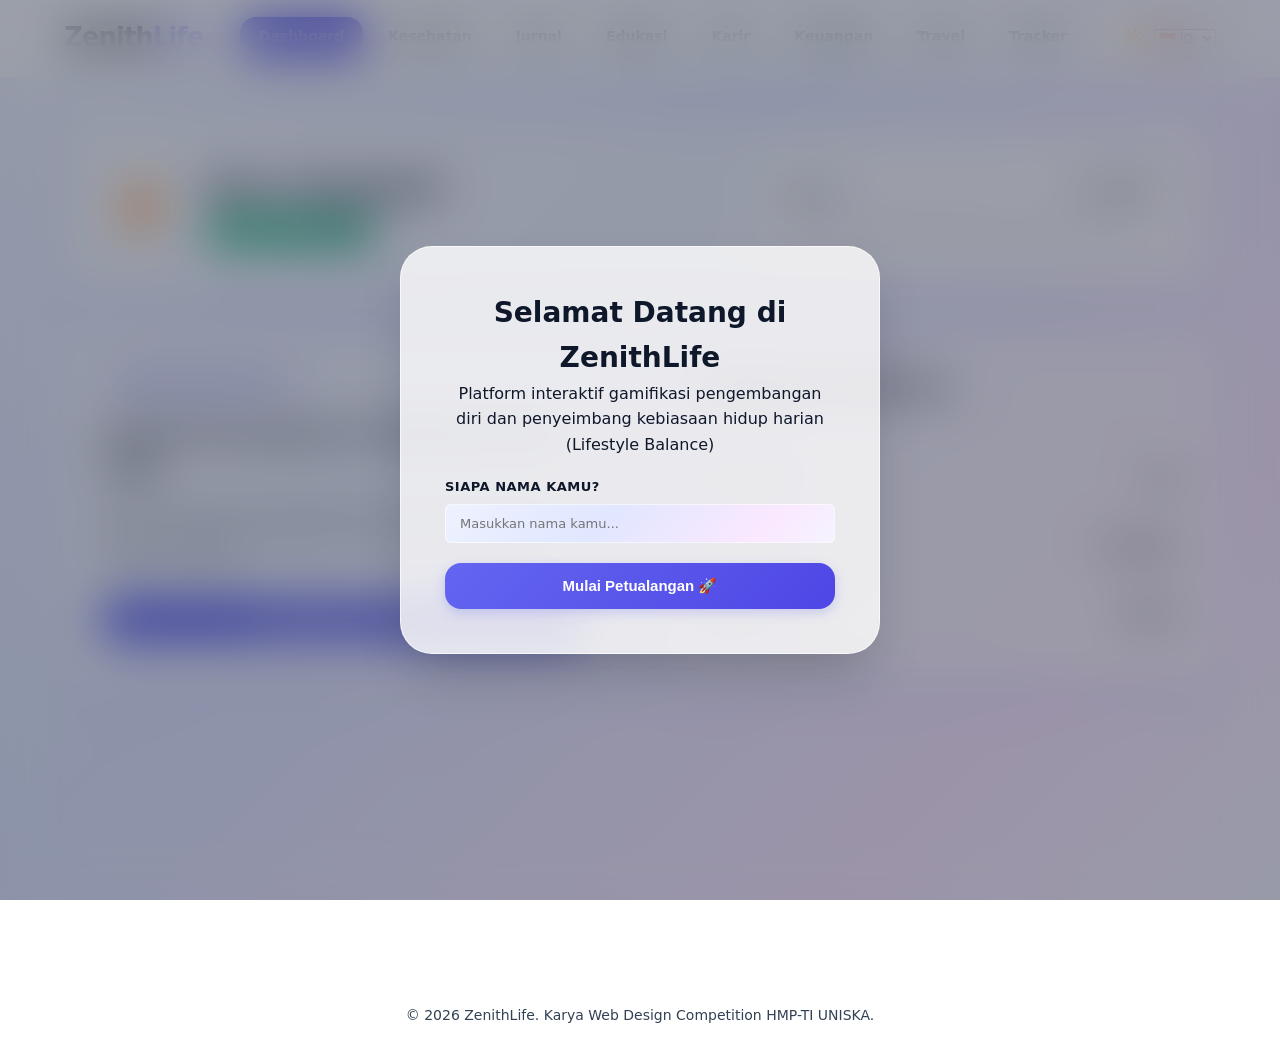
<file: index.html>
<!DOCTYPE html>
<html lang="id">
<head>
    <meta charset="UTF-8">
    <meta name="viewport" content="width=device-width, initial-scale=1.0">
    <title>ZenithLife - Dashboard Ecosystem</title>
    <link rel="stylesheet" href="css/style.css">
</head>
<body>

   <div class="modal-overlay" id="welcomeModal">
        <div class="modal-box">
            <h2>Selamat Datang di <span>ZenithLife</span></h2>
            <p>Platform interaktif gamifikasi pengembangan diri dan penyeimbang kebiasaan hidup harian (Lifestyle Balance)</p>
            
            <div class="form-group modal-spacing-block">
                <label for="inputWelcomeName">Siapa nama kamu?</label>
                <input type="text" id="inputWelcomeName" placeholder="Masukkan nama kamu..." required>
            </div>
            
            <button class="btn-primary" id="btnSaveName" style="width: 100%;">Mulai Petualangan 🚀</button>
        </div>
    </div>

    <nav class="navbar">
        <div class="nav-container" style="position: relative;"> 
            <a href="profil.html" class="nav-logo">Zenith<span>Life</span></a>
    
<ul class="nav-menu" id="navMenu">
                <li class="nav-priority"><a href="index.html" class="nav-link active"><span class="nav-text">Dashboard</span></a></li>
                <li class="nav-priority"><a href="kesehatan.html" class="nav-link"><span class="nav-text">Kesehatan</span></a></li>  
                <li class="nav-priority"><a href="jurnal.html" class="nav-link"><span class="nav-text">Jurnal</span></a></li>
                
                <li class="nav-extra"><a href="edukasi.html" class="nav-link"><span class="nav-text">Edukasi</span></a></li>
                <li class="nav-extra"><a href="karir.html" class="nav-link"><span class="nav-text">Karir</span></a></li>
                <li class="nav-extra"><a href="keuangan.html" class="nav-link"><span class="nav-text">Keuangan</span></a></li>
                <li class="nav-extra"><a href="travel.html" class="nav-link"><span class="nav-text">Travel</span></a></li>
                  <li class="nav-extra"><a href="todo.html" class="nav-link"><span class="nav-text">Tracker</span></a></li>

                <li class="nav-dropdown-trigger">
                    <a href="#" class="nav-link dropdown-toggle">Fitur Lain ▾</a>
                    <ul class="nav-dropdown-menu">
                        <li><a href="jurnal.html">Jurnal</a></li>
                        <li><a href="edukasi.html">Edukasi</a></li>
                        <li><a href="karir.html">Karir</a></li>
                        <li><a href="keuangan.html">Keuangan</a></li>
                        <li><a href="travel.html">Travel</a></li>
                    </ul>
                </li>

                <li class="theme-toggle-li">
                    <button id="themeToggleBtn" title="Ganti Mode">☀️</button>
                    <select id="langSelect" title="Pilih Bahasa">
                        <option value="id" style="color: #0F172A;">🇮🇩 ID</option>
                        <option value="en" style="color: #0F172A;">🇬🇧 EN</option>
                    </select>
                </li>
            </ul>
   <div class="hamburger" id="hamburgerBtn">
    <span class="bar"></span>
    <span class="bar"></span>
    <span class="bar"></span>
</div>
</div>
    </nav>

<main class="main-container">
        
        <section class="dashboard-hero">
            <div class="user-profile-box">
                <a href="profil.html" style="text-decoration: none; color: inherit;">
    <div class="profile-avatar" id="profileAvatarBtn">👤</div>
</a>
                <div class="profile-info">
                    <h2 id="userName">Halo, Penjelajah!</h2>
                    <p id="userStatusBadge">🏆 Pemula Berbakat</p>
                </div>
            </div>
            <div class="xp-card">
                <div class="xp-info">
                    <span>Level <strong id="userLevel">1</strong></span>
                    <span id="xpText">0 / 100 XP</span>
                </div>
                <div class="progress-bar-bg">
                    <div class="progress-bar-fill" id="xpProgress" style="width: 0%;"></div>
                </div>
            </div>
        </section>

        <div class="dashboard-grid">
            <div class="dash-card culture-widget">
                <div class="card-badge" id="missionBadge">Misi Hari Ini</div>
                <h3 id="cultureTitle">Memuat misi harian...</h3>
                <p id="cultureDesc">Detail misi harian kamu sedang disiapkan oleh sistem.</p>
                <div class="culture-action">
                    <button class="btn-primary" id="btnCompleteMission">Selesaikan Misi (+50 XP)</button>
                </div>
            </div>

            <div class="dash-card status-widget">
                <h3>Rangkuman Aktivitas</h3>
                <div class="status-item"><span>Status Hidrasi:</span><strong id="summaryWater">0 ml</strong></div>
                <div class="status-item"><span>Catatan Jurnal:</span><strong id="summaryNotes">0 Catatan</strong></div>
                <div class="status-item"><span>Skor ATS CV:</span><strong id="summaryATS">0% ATS</strong></div>
            </div>
        </div>

    </main>
    <footer class="footer">
        <p>&copy; 2026 ZenithLife. Karya Web Design Competition HMP-TI UNISKA.</p>
    </footer>

    <script src="js/script.js"></script>
</body>
</html>
</file>
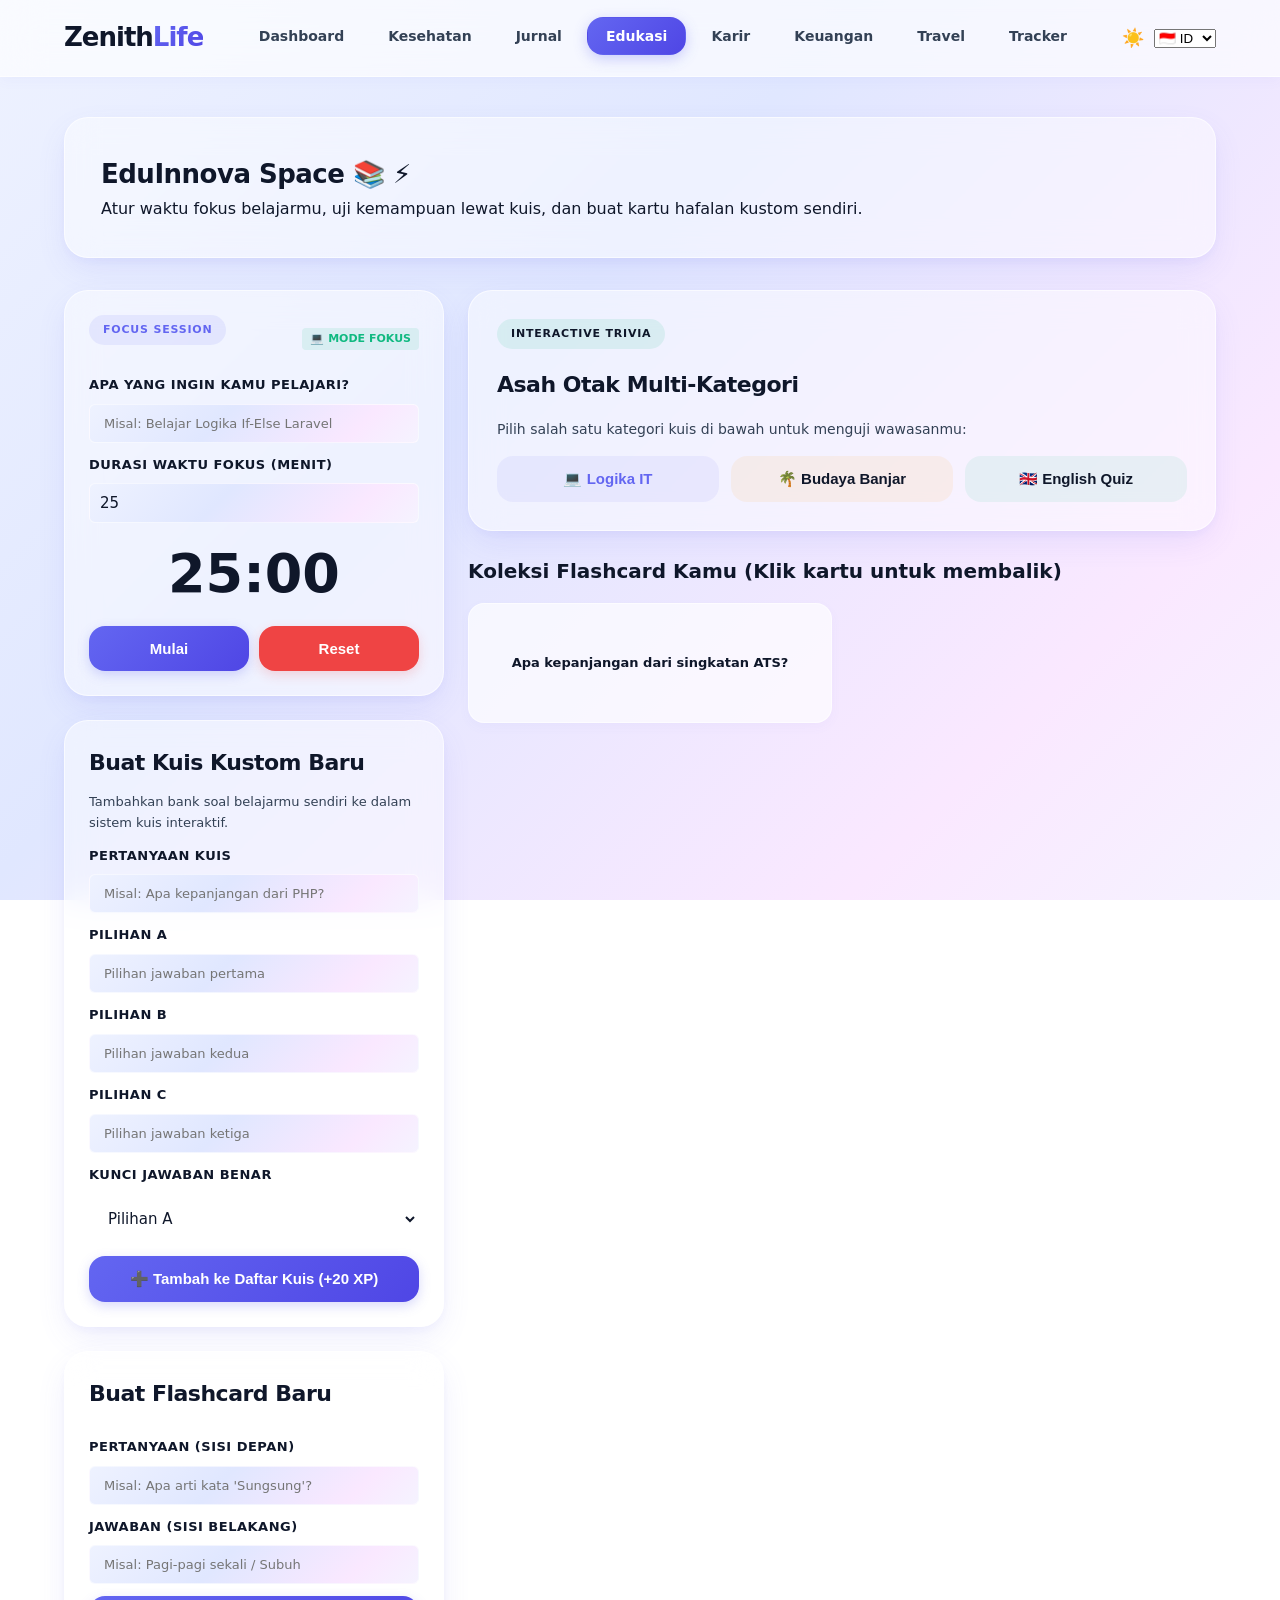
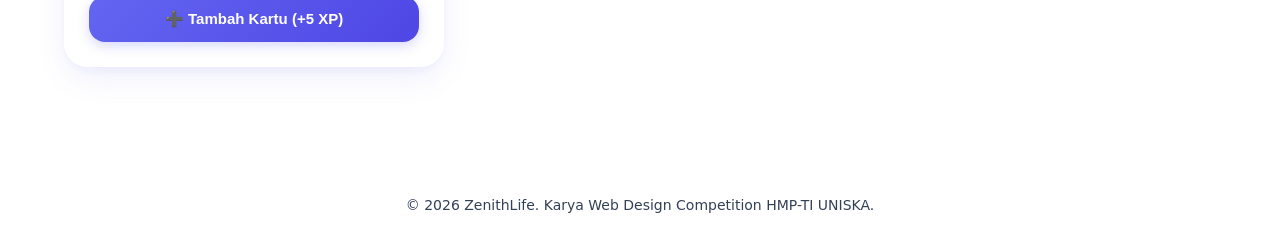
<file: edukasi.html>
<!DOCTYPE html>
<html lang="id">
<head>
    <meta charset="UTF-8">
    <meta name="viewport" content="width=device-width, initial-scale=1.0">
    <title>ZenithLife - EduInnova Space</title>
    <link rel="stylesheet" href="css/style.css">
</head>
<body>

    <nav class="navbar">
        <div class="nav-container">
            <a href="profil.html" class="nav-logo" title="Lihat Karakter Profil">Zenith<span>Life</span></a>
          <ul class="nav-menu" id="navMenu">
               <li class="nav-priority"><a href="index.html" class="nav-link "><span class="nav-text">Dashboard</span></a></li>
                <li class="nav-priority"><a href="kesehatan.html" class="nav-link"><span class="nav-text">Kesehatan</span></a></li>
                <li class="nav-priority"><a href="jurnal.html" class="nav-link"><span class="nav-text">Jurnal</span></a></li>
                
                
                <li class="nav-extra"><a href="edukasi.html" class="nav-link active"><span class="nav-text">Edukasi</span></a></li>
                <li class="nav-extra"><a href="karir.html" class="nav-link"><span class="nav-text">Karir</span></a></li>
                <li class="nav-extra"><a href="keuangan.html" class="nav-link"><span class="nav-text">Keuangan</span></a></li>
                <li class="nav-extra"><a href="travel.html" class="nav-link"><span class="nav-text">Travel</span></a></li>
                <li class="nav-extra"><a href="todo.html" class="nav-link"><span class="nav-text">Tracker</span></a></li>

                <li class="nav-dropdown-trigger">
                    <a href="#" class="nav-link dropdown-toggle">Fitur Lain ▾</a>
                    <ul class="nav-dropdown-menu">
                        <li><a href="edukasi.html">Edukasi</a></li>
                        <li><a href="karir.html">Karir</a></li>
                        <li><a href="keuangan.html">Keuangan</a></li>
                        <li><a href="travel.html">Travel</a></li>
                         <li><a href="todo.html">Tracker</a></li>
                    </ul>
                </li>

                <li class="theme-toggle-li">
                    <button id="themeToggleBtn" title="Ganti Mode">☀️</button>
                    <select id="langSelect" title="Pilih Bahasa">
                        <option value="id" style="color: #0F172A;">🇮🇩 ID</option>
                        <option value="en" style="color: #0F172A;">🇬🇧 EN</option>
                    </select>
                </li>
            </ul>
            <div class="hamburger" id="hamburgerBtn">
                <span class="bar"></span>
                <span class="bar"></span>
                <span class="bar"></span>
            </div>
        </div>
    </nav>

    <main class="main-container">
       <section class="dashboard-hero" style="margin-bottom: 32px;">
    <div class="profile-info">
        <h2>EduInnova Space 📚 ⚡</h2>
        <p>Atur waktu fokus belajarmu, uji kemampuan lewat kuis, dan buat kartu hafalan kustom sendiri.</p>
    </div>
</section>

        <div class="dashboard-grid" style="display: grid; grid-template-columns: 380px 1fr; gap: 24px; align-items: start;">
            
            <div style="display: flex; flex-direction: column; gap: 24px;">
                
                <div class="dash-card" style="min-height: auto; padding: 24px;">
                    <div style="display: flex; justify-content: space-between; align-items: center;">
                        <div class="card-badge" style="background: rgba(99,102,241,0.1); color: var(--primary);">Focus Session</div>
                        <span id="pomoSessionStatus" style="font-size: 11px; font-weight: 800; padding: 2px 8px; border-radius: 4px; background: rgba(16,185,129,0.1); color: #10b981;">💻 MODE FOKUS</span>
                    </div>
                    
                    <div style="width: 100%; margin-top: 12px; text-align: left; display: flex; flex-direction: column; gap: 12px;">
                        <div class="form-group">
                            <label for="pomoTaskInput">Apa yang ingin kamu pelajari?</label>
                            <input type="text" id="pomoTaskInput" placeholder="Misal: Belajar Logika If-Else Laravel" style="width: 100%; padding: 10px; border: 1px solid var(--border-color); border-radius: 6px; background: var(--bg-main); color: var(--text-dark);">
                        </div>
                        <div class="form-group">
                            <label for="pomoMinutesInput">Durasi Waktu Fokus (Menit)</label>
                            <input type="number" id="pomoMinutesInput" value="25" min="1" max="60" style="width: 100%; padding: 10px; border: 1px solid var(--border-color); border-radius: 6px; background: var(--bg-main); color: var(--text-dark);">
                        </div>
                    </div>

                    <h4 id="activeTaskText" style="margin: 14px 0 6px 0; color: var(--primary); text-align: center; display: none; font-size: 14px;">Fokus: <span style="color: var(--text-dark); font-weight: 700;">-</span></h4>
                    
                    <div class="timer-display" id="timerDisplay" style="font-size: 54px; margin: 8px 0; text-align: center; font-weight: 800; color: var(--text-dark);">25:00</div>
                    
                    <div style="display: flex; gap: 10px;">
                        <button class="btn-primary" id="btnStartPomo" style="flex: 1;">Mulai</button>
                        <button class="btn-primary" id="btnResetPomo" style="background: #EF4444; box-shadow: 0 4px 12px rgba(239,68,68,0.2); flex: 1;">Reset</button>
                    </div>
                </div>

                <div class="dash-card" style="min-height: auto; padding: 24px;">
                    <h3>Buat Kuis Kustom Baru</h3>
                    <p style="font-size: 13px; color: var(--text-light); margin-bottom: 12px;">Tambahkan bank soal belajarmu sendiri ke dalam sistem kuis interaktif.</p>
                    
                    <form id="customQuizForm" style="text-align: left; display: flex; flex-direction: column; gap: 12px;">
                        <div class="form-group">
                            <label for="cqQuestion">Pertanyaan Kuis</label>
                            <input type="text" id="cqQuestion" placeholder="Misal: Apa kepanjangan dari PHP?" required style="background: var(--bg-main); color: var(--text-dark); border: 1px solid var(--border-color);">
                        </div>
                        <div class="form-group">
                            <label for="cqOpt0">Pilihan A</label>
                            <input type="text" id="cqOpt0" placeholder="Pilihan jawaban pertama" required style="background: var(--bg-main); color: var(--text-dark); border: 1px solid var(--border-color);">
                        </div>
                        <div class="form-group">
                            <label for="cqOpt1">Pilihan B</label>
                            <input type="text" id="cqOpt1" placeholder="Pilihan jawaban kedua" required style="background: var(--bg-main); color: var(--text-dark); border: 1px solid var(--border-color);">
                        </div>
                        <div class="form-group">
                            <label for="cqOpt2">Pilihan C</label>
                            <input type="text" id="cqOpt2" placeholder="Pilihan jawaban ketiga" required style="background: var(--bg-main); color: var(--text-dark); border: 1px solid var(--border-color);">
                        </div>
                        <div class="form-group">
                            <label for="cqAnswer">Kunci Jawaban Benar</label>
                            <select id="cqAnswer" class="edu-select">
                                <option value="0">Pilihan A</option>
                                <option value="1">Pilihan B</option>
                                <option value="2">Pilihan C</option>
                            </select>
                        </div>
                        <button type="submit" class="btn-primary" style="width: 100%;">➕ Tambah ke Daftar Kuis (+20 XP)</button>
                    </form>
                </div>

                <div class="dash-card" style="min-height: auto; padding: 24px;">
                    <h3>Buat Flashcard Baru</h3>
                    <form id="flashcardForm" style="margin-top: 14px; text-align: left; display: flex; flex-direction: column; gap: 12px;">
                        <div class="form-group">
                            <label for="fcFront">Pertanyaan (Sisi Depan)</label>
                            <input type="text" id="fcFront" placeholder="Misal: Apa arti kata 'Sungsung'?" required style="background: var(--bg-main); color: var(--text-dark); border: 1px solid var(--border-color);">
                        </div>
                        <div class="form-group">
                            <label for="fcBack">Jawaban (Sisi Belakang)</label>
                            <input type="text" id="fcBack" placeholder="Misal: Pagi-pagi sekali / Subuh" required style="background: var(--bg-main); color: var(--text-dark); border: 1px solid var(--border-color);">
                        </div>
                        <button type="submit" class="btn-primary" style="width: 100%;">➕ Tambah Kartu (+5 XP)</button>
                    </form>
                </div>
            </div>

            <div style="display: flex; flex-direction: column; gap: 24px;">
                
                <div class="dash-card" style="min-height: auto; padding: 28px;">
                    <div class="card-badge" style="background: rgba(16,185,129,0.1); color: var(--success);">Interactive Trivia</div>
                    <h3 style="margin-bottom: 6px; color: var(--text-dark);">Asah Otak Multi-Kategori</h3>
                    
                    <div id="quizSelectionZone" style="margin-top: 10px; text-align: left;">
                        <p style="margin-bottom: 16px; color: var(--text-light); font-size: 14px;">Pilih salah satu kategori kuis di bawah untuk menguji wawasanmu:</p>
                        <div style="display: flex; gap: 12px; flex-wrap: wrap;">
                            <button class="btn-primary" onclick="startSelectedQuiz('it')" style="flex: 1; min-width: 120px; background: rgba(99,102,241,0.08); color: var(--primary); box-shadow: none;">💻 Logika IT</button>
                            <button class="btn-primary" onclick="startSelectedQuiz('banjar')" style="flex: 1; min-width: 120px; background: rgba(245,158,11,0.08); color: var(--accent); box-shadow: none;">🌴 Budaya Banjar</button>
                            <button class="btn-primary" onclick="startSelectedQuiz('english')" style="flex: 1; min-width: 120px; background: rgba(16,185,129,0.08); color: var(--success); box-shadow: none;">🇬🇧 English Quiz</button>
                            <button class="btn-primary" id="btnCustomQuizSelect" onclick="startSelectedQuiz('custom')" style="flex: 1; min-width: 120px; background: rgba(168,85,247,0.08); color: #A855F7; box-shadow: none; display: none;">🧠 Kuis Kustom Kamu</button>
                        </div>
                    </div>

                    <div id="quizPlayZone" style="display: none; margin-top: 14px; text-align: left;">
                        <h4 id="quizQuestion" style="font-size: 16px; font-weight: 700; margin-bottom: 16px; color: var(--text-dark);">Pertanyaan kuis?</h4>
                        <div id="quizOptions" style="display: flex; flex-direction: column; gap: 10px;"></div>
                    </div>
                </div>

                <div>
                    <h3 style="margin-bottom: 16px; font-size: 20px; font-weight: 800; text-align: left; color: var(--text-dark);">Koleksi Flashcard Kamu (Klik kartu untuk membalik)</h3>
                    <div class="flashcards-grid" id="flashcardsGrid" style="display: grid; grid-template-columns: repeat(auto-fill, minmax(240px, 1fr)); gap: 20px;">
                        </div>
                </div>
            </div>

        </div>
    </main>

    <footer class="footer">
        <p>&copy; 2026 ZenithLife. Karya Web Design Competition HMP-TI UNISKA.</p>
    </footer>

    <script src="js/script.js"></script>
    <script src="js/edukasi.js"></script>
</body>
</html>
</file>
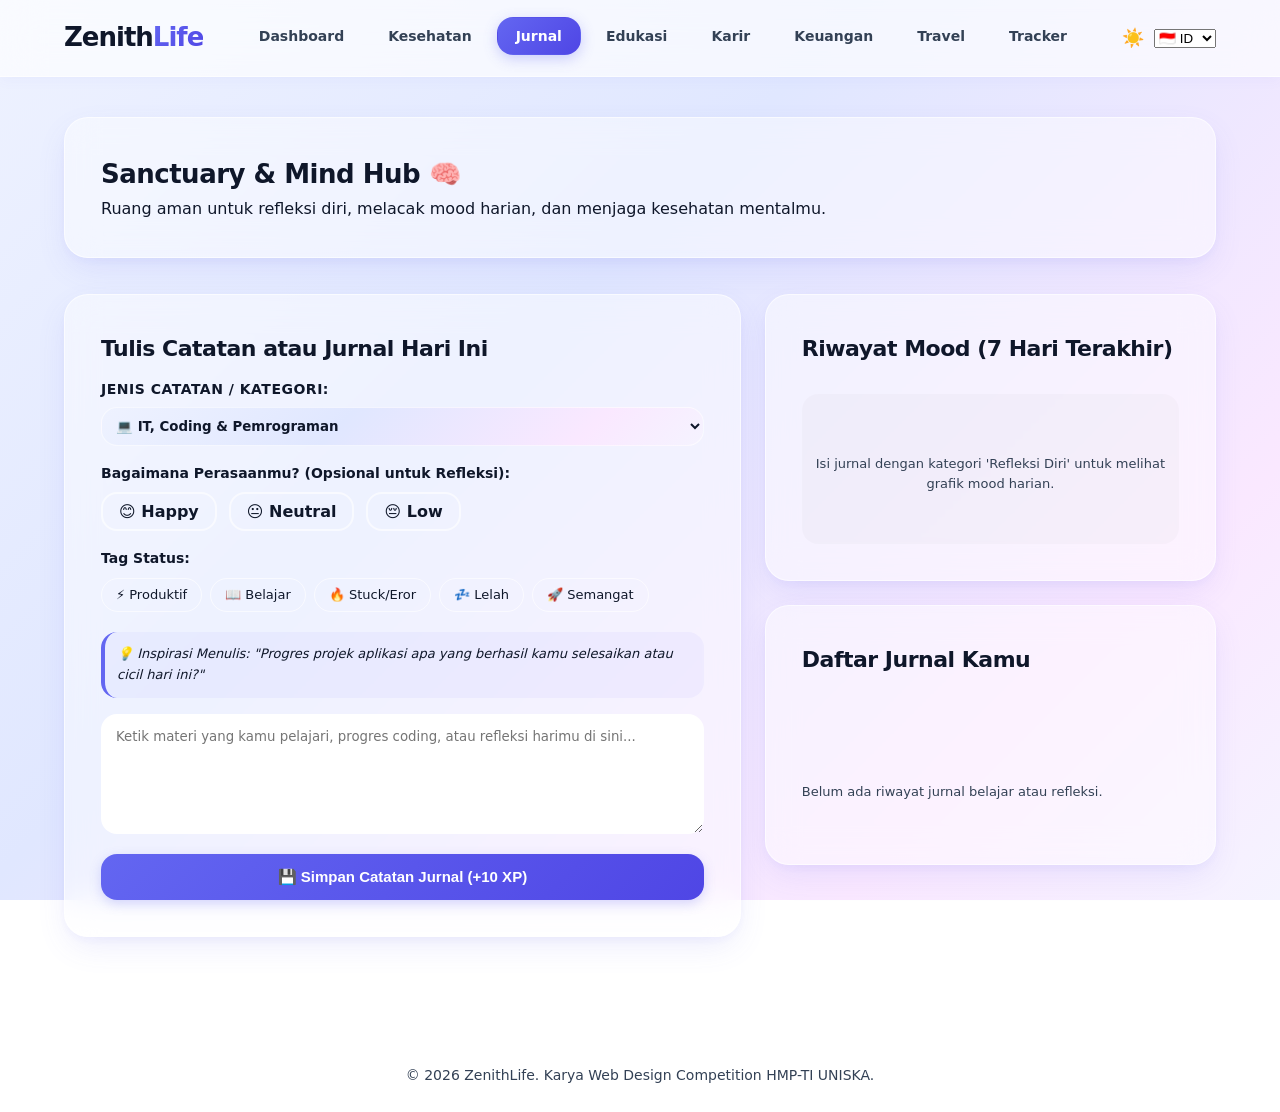
<file: jurnal.html>
<!DOCTYPE html>
<html lang="id">
<head>
    <meta charset="UTF-8">
    <meta name="viewport" content="width=device-width, initial-scale=1.0">
    <title>ZenithLife - Mind Sanctuary</title>
    <link rel="stylesheet" href="css/style.css">
</head>
<body>

    <nav class="navbar">
        <div class="nav-container">
            <a href="profil.html" class="nav-logo">Zenith<span>Life</span></a>
    <ul class="nav-menu" id="navMenu">
                <li class="nav-priority"><a href="index.html" class="nav-link "><span class="nav-text">Dashboard</span></a></li>
                <li class="nav-priority"><a href="kesehatan.html" class="nav-link"><span class="nav-text">Kesehatan</span></a></li>
                <li class="nav-priority"><a href="jurnal.html" class="nav-link active"><span class="nav-text">Jurnal</span></a></li>
                
                
                <li class="nav-extra"><a href="edukasi.html" class="nav-link"><span class="nav-text">Edukasi</span></a></li>
                <li class="nav-extra"><a href="karir.html" class="nav-link"><span class="nav-text">Karir</span></a></li>
                <li class="nav-extra"><a href="keuangan.html" class="nav-link"><span class="nav-text">Keuangan</span></a></li>
                <li class="nav-extra"><a href="travel.html" class="nav-link"><span class="nav-text">Travel</span></a></li>
                <li class="nav-extra"><a href="todo.html" class="nav-link"><span class="nav-text">Tracker</span></a></li>

                <li class="nav-dropdown-trigger">
                    <a href="#" class="nav-link dropdown-toggle">Fitur Lain ▾</a>
                    <ul class="nav-dropdown-menu">
                        <li><a href="edukasi.html">Edukasi</a></li>
                        <li><a href="karir.html">Karir</a></li>
                        <li><a href="keuangan.html">Keuangan</a></li>
                        <li><a href="travel.html">Travel</a></li>
                         <li><a href="todo.html">Tracker</a></li>
                    </ul>
                </li>

                <li class="theme-toggle-li">
                    <button id="themeToggleBtn" title="Ganti Mode">☀️</button>
                    <select id="langSelect" title="Pilih Bahasa">
                        <option value="id" style="color: #0F172A;">🇮🇩 ID</option>
                        <option value="en" style="color: #0F172A;">🇬🇧 EN</option>
                    </select>
                </li>
            </ul>
            <div class="hamburger" id="hamburgerBtn">
                <span class="bar"></span>
                <span class="bar"></span>
                <span class="bar"></span>
            </div>
        </div>
    </nav>

   <main class="main-container">
    <section class="dashboard-hero">
        <div class="profile-info">
            <h2>Sanctuary & Mind Hub 🧠</h2>
            <p>Ruang aman untuk refleksi diri, melacak mood harian, dan menjaga kesehatan mentalmu.</p>
        </div>
    </section>

    <div class="dashboard-grid" style="grid-template-columns: 1.2fr 0.8fr; gap: 24px;">
        
        <div class="dash-card">
    <h3>Tulis Catatan atau Jurnal Hari Ini</h3>
    
    <div class="form-group" style="margin-bottom: 16px; text-align: left;">
        <label for="journalCategory" style="font-weight: 600; font-size: 14px; display: block; margin-bottom: 6px;">Jenis Catatan / Kategori:</label>
        <select id="journalCategory" style="width: 100%; padding: 10px; border: 1px solid var(--border-color); border-radius: var(--radius-md); font-family: inherit; background: var(--bg-main); color: var(--text-dark);">
            <option value="IT & Coding">💻 IT, Coding & Pemrograman</option>
            <option value="Kuliah">📚 Materi Kuliah / Akademik</option>
            <option value="Refleksi Diri">🧠 Refleksi Diri & Mood Check-in</option>
            <option value="Umum">📝 Catatan Umum / Lainnya</option>
        </select>
    </div>

    <label style="font-weight: 600; font-size: 14px;">Bagaimana Perasaanmu? (Opsional untuk Refleksi):</label>
   <div class="mood-selector" style="display: flex; gap: 12px; margin: 8px 0 16px 0;">
    <button type="button" class="mood-btn" data-mood="happy" style="font-size: 16px; background: transparent; border: 2px solid var(--border-color); padding: 8px 16px; border-radius: var(--radius-md); color: var(--text-dark); cursor: pointer; transition: var(--transition); font-family: inherit; font-weight: 600;">😊 Happy</button>
    <button type="button" class="mood-btn" data-mood="neutral" style="font-size: 16px; background: transparent; border: 2px solid var(--border-color); padding: 8px 16px; border-radius: var(--radius-md); color: var(--text-dark); cursor: pointer; transition: var(--transition); font-family: inherit; font-weight: 600;">😐 Neutral</button>
    <button type="button" class="mood-btn" data-mood="sad" style="font-size: 16px; background: transparent; border: 2px solid var(--border-color); padding: 8px 16px; border-radius: var(--radius-md); color: var(--text-dark); cursor: pointer; transition: var(--transition); font-family: inherit; font-weight: 600;">😔 Low</button>
</div>

    <label style="font-weight: 600; font-size: 14px;">Tag Status:</label>
    <div class="emotion-tags" style="display: flex; gap: 8px; flex-wrap: wrap; margin: 8px 0 20px 0;">
        <span class="tag-btn" data-tag="Produktif">⚡ Produktif</span>
        <span class="tag-btn" data-tag="Belajar">📖 Belajar</span>
        <span class="tag-btn" data-tag="Stuck/Eror">🔥 Stuck/Eror</span>
        <span class="tag-btn" data-tag="Lelah">💤 Lelah</span>
        <span class="tag-btn" data-tag="Semangat">🚀 Semangat</span>
    </div>

    <div id="journalPromptBox" style="background: rgba(99, 102, 241, 0.05); border-left: 4px solid var(--primary); padding: 12px; border-radius: var(--radius-md); margin-bottom: 16px; font-style: italic; color: var(--text-dark); font-size: 13px;">
        "Memuat inspirasi menulis..."
    </div>

    <form id="journalForm">
        <div class="form-group">
            <textarea id="journalContent" rows="6" placeholder="Ketik materi yang kamu pelajari, progres coding, atau refleksi harimu di sini..." required style="width: 100%; padding: 14px; border: 1px solid var(--border-color); border-radius: var(--radius-md); font-family: inherit; resize: vertical;"></textarea>
        </div>
        <button type="submit" class="btn-primary" style="margin-top: 12px; width: 100%;">💾 Simpan Catatan Jurnal (+10 XP)</button>
    </form>
</div>

        <div style="display: flex; flex-direction: column; gap: 24px;">
            <div class="dash-card">
                <h3>Riwayat Mood (7 Hari Terakhir)</h3>
                <div id="moodChart" style="display: flex; justify-content: space-between; align-items: flex-end; height: 150px; padding: 20px 10px 10px 10px; background: rgba(0,0,0,0.02); border-radius: var(--radius-md); margin-top: 16px;">
                    </div>
            </div>

            <div class="dash-card">
                <h3>Daftar Jurnal Kamu</h3>
                <div id="journalLogs" style="display: flex; flex-direction: column; gap: 12px; max-height: 250px; overflow-y: auto; margin-top: 12px;">
                    <p style="color: var(--text-light); font-size: 13px;">Belum ada riwayat jurnal.</p>
                </div>
            </div>
        </div>

    </div>
</main>

    <footer class="footer">
        <p>&copy; 2026 ZenithLife. Karya Web Design Competition HMP-TI UNISKA.</p>
    </footer>

    <script src="js/script.js"></script>
    <script src="js/jurnal.js"></script>
</body>
</html>
</file>
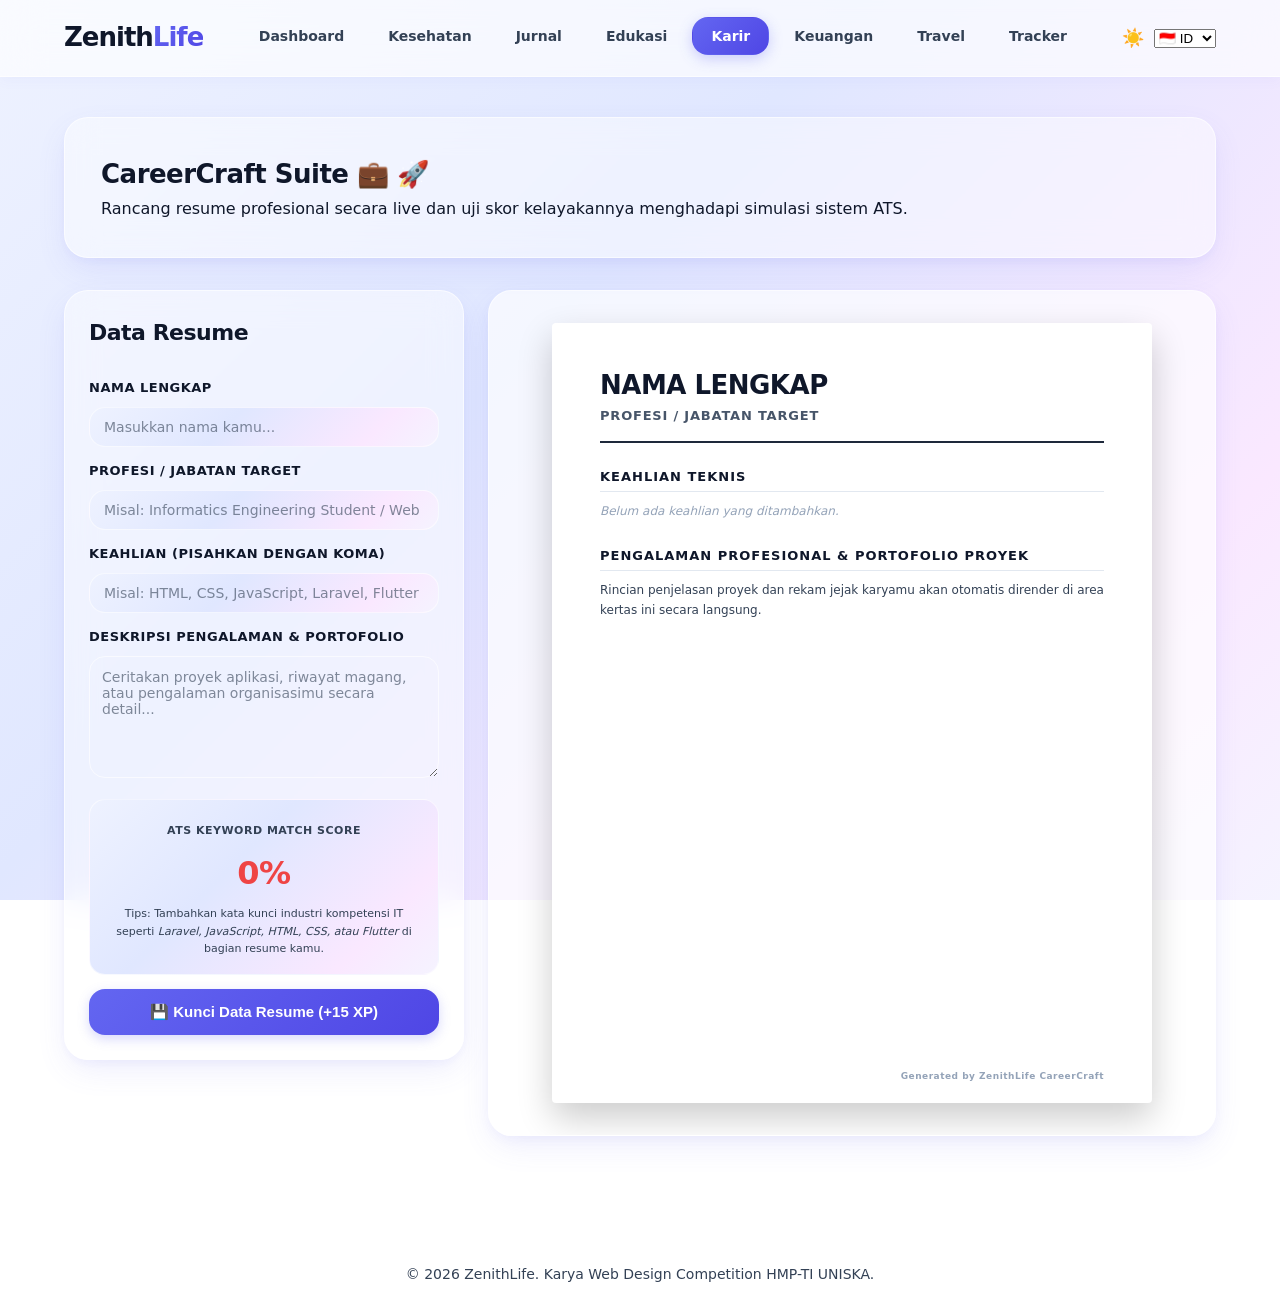
<file: karir.html>
<!DOCTYPE html>
<html lang="id">
<head>
    <meta charset="UTF-8">
    <meta name="viewport" content="width=device-width, initial-scale=1.0">
    <title>ZenithLife - CareerCraft Suite</title>
    <link rel="stylesheet" href="css/style.css">
</head>
<body>

    <nav class="navbar">
        <div class="nav-container">
            <a href="profil.html" class="nav-logo">Zenith<span>Life</span></a>
       <ul class="nav-menu" id="navMenu">
                <li class="nav-priority"><a href="index.html" class="nav-link "><span class="nav-text">Dashboard</span></a></li>
                <li class="nav-priority"><a href="kesehatan.html" class="nav-link"><span class="nav-text">Kesehatan</span></a></li>
                <li class="nav-priority"><a href="jurnal.html" class="nav-link"><span class="nav-text">Jurnal</span></a></li>
                
                
                <li class="nav-extra"><a href="edukasi.html" class="nav-link"><span class="nav-text">Edukasi</span></a></li>
                <li class="nav-extra"><a href="karir.html" class="nav-link active"><span class="nav-text">Karir</span></a></li>
                <li class="nav-extra"><a href="keuangan.html" class="nav-link"><span class="nav-text">Keuangan</span></a></li>
                <li class="nav-extra"><a href="travel.html" class="nav-link"><span class="nav-text">Travel</span></a></li>
                <li class="nav-extra"><a href="todo.html" class="nav-link"><span class="nav-text">Tracker</span></a></li>

                <li class="nav-dropdown-trigger">
                    <a href="#" class="nav-link dropdown-toggle">Fitur Lain ▾</a>
                    <ul class="nav-dropdown-menu">
                        <li><a href="edukasi.html">Edukasi</a></li>
                        <li><a href="karir.html">Karir</a></li>
                        <li><a href="keuangan.html">Keuangan</a></li>
                        <li><a href="travel.html">Travel</a></li>
                         <li><a href="todo.html">Tracker</a></li>
                    </ul>
                </li>
                <li class="theme-toggle-li">
                    <button id="themeToggleBtn" title="Ganti Mode">☀️</button>
                    <select id="langSelect" title="Pilih Bahasa">
                        <option value="id" style="color: #0F172A;">🇮🇩 ID</option>
                        <option value="en" style="color: #0F172A;">🇬🇧 EN</option>
                    </select>
                </li>
            </ul>
            <div class="hamburger" id="hamburgerBtn">
                <span class="bar"></span>
                <span class="bar"></span>
                <span class="bar"></span>
            </div>
        </div>
    </nav>

<main class="main-container">
    <section class="dashboard-hero" style="margin-bottom: 32px;">
    <div class="profile-info">
        <h2>CareerCraft Suite 💼 🚀</h2>
        <p>Rancang resume profesional secara live dan uji skor kelayakannya menghadapi simulasi sistem ATS.</p>
    </div>
</section>

    <div class="dashboard-grid" style="display: grid; grid-template-columns: 400px 1fr; gap: 24px; align-items: start;">
        
        <div class="dash-card" style="min-height: auto; padding: 24px;">
            <h3>Data Resume</h3>
            <div style="margin-top: 16px; display: flex; flex-direction: column; gap: 14px; text-align: left;">
                <div class="form-group">
                    <label for="cvInputName">Nama Lengkap</label>
                    <input type="text" id="cvInputName" placeholder="Masukkan nama kamu...">
                </div>
                <div class="form-group">
                    <label for="cvInputTitle">Profesi / Jabatan Target</label>
                    <input type="text" id="cvInputTitle" placeholder="Misal: Informatics Engineering Student / Web Developer">
                </div>
                <div class="form-group">
                    <label for="cvInputSkills">Keahlian (Pisahkan dengan koma)</label>
                    <input type="text" id="cvInputSkills" placeholder="Misal: HTML, CSS, JavaScript, Laravel, Flutter">
                </div>
                <div class="form-group">
                    <label for="cvInputExperience">Deskripsi Pengalaman & Portofolio</label>
                    <textarea id="cvInputExperience" rows="6" placeholder="Ceritakan proyek aplikasi, riwayat magang, atau pengalaman organisasimu secara detail..."></textarea>
                </div>
                
                <div style="background: var(--bg-main); padding: 16px; border-radius: var(--radius-md); border: 1px solid var(--border-color); text-align: center;">
                    <span style="font-size: 11px; font-weight: 700; color: var(--text-light); text-transform: uppercase; letter-spacing: 0.5px;">ATS Keyword Match Score</span>
                    <h3 id="atsScoreDisplay" style="font-size: 32px; color: #EF4444; margin: 6px 0; font-weight: 800;">0%</h3>
                    <p style="font-size: 11px; margin-bottom: 0; color: var(--text-light);">Tips: Tambahkan kata kunci industri kompetensi IT seperti <em>Laravel, JavaScript, HTML, CSS, atau Flutter</em> di bagian resume kamu.</p>
                </div>

                <button class="btn-primary" id="btnSaveCVData" style="width: 100%;">💾 Kunci Data Resume (+15 XP)</button>
            </div>
        </div>

        <div id="cvPaperWrapper" style="padding: 32px; border-radius: var(--radius-lg); display: flex; justify-content: center; box-shadow: var(--shadow-md); overflow-x: auto;">
            
            <div id="cvPaper" style="background: white; width: 100%; max-width: 600px; min-height: 780px; padding: 48px; color: #1E293B; text-align: left; position: relative; box-shadow: 0 15px 35px rgba(0,0,0,0.2); border-radius: 4px;">
                
                <div style="border-bottom: 2px solid #1E293B; padding-bottom: 14px; margin-bottom: 24px;">
                    <h1 id="cvViewName" style="font-size: 26px; font-weight: 800; text-transform: uppercase; letter-spacing: -0.5px; color: #0F172A; line-height: 1.1;">Nama Lengkap</h1>
                    <p id="cvViewTitle" style="font-size: 13px; color: #475569; font-weight: 700; margin-top: 6px; text-transform: uppercase; letter-spacing: 0.8px;">Profesi / Jabatan Target</p>
                </div>

                <div style="display: flex; flex-direction: column; gap: 24px;">
                    <div>
                        <h3 style="font-size: 13px; text-transform: uppercase; letter-spacing: 1px; border-bottom: 1px solid #E2E8F0; padding-bottom: 4px; margin-bottom: 10px; font-weight: 800; color: #0F172A;">Keahlian Teknis</h3>
                        <div id="cvViewSkills" style="display: flex; flex-wrap: wrap; gap: 8px; font-size: 12px;">
                            <span style="color: #94A3B8; font-style: italic;">Belum ada keahlian yang ditambahkan.</span>
                        </div>
                    </div>

                    <div>
                        <h3 style="font-size: 13px; text-transform: uppercase; letter-spacing: 1px; border-bottom: 1px solid #E2E8F0; padding-bottom: 4px; margin-bottom: 10px; font-weight: 800; color: #0F172A;">Pengalaman Profesional & Portofolio Proyek</h3>
                        <p id="cvViewExperience" style="font-size: 12px; color: #334155; white-space: pre-line; line-height: 1.6;">
                            Rincian penjelasan proyek dan rekam jejak karyamu akan otomatis dirender di area kertas ini secara langsung saat kamu mengetik di form input data sebelah kiri.
                        </p>
                    </div>
                </div>

                <span style="position: absolute; bottom: 20px; right: 48px; font-size: 9px; color: #94A3B8; letter-spacing: 0.5px; font-weight: 600;">Generated by ZenithLife CareerCraft</span>
            </div>

        </div>

    </div>
</main>

    <footer class="footer">
        <p>&copy; 2026 ZenithLife. Karya Web Design Competition HMP-TI UNISKA.</p>
    </footer>

    <script src="js/script.js"></script>
    <script src="js/karir.js"></script>
</body>
</html>
</file>
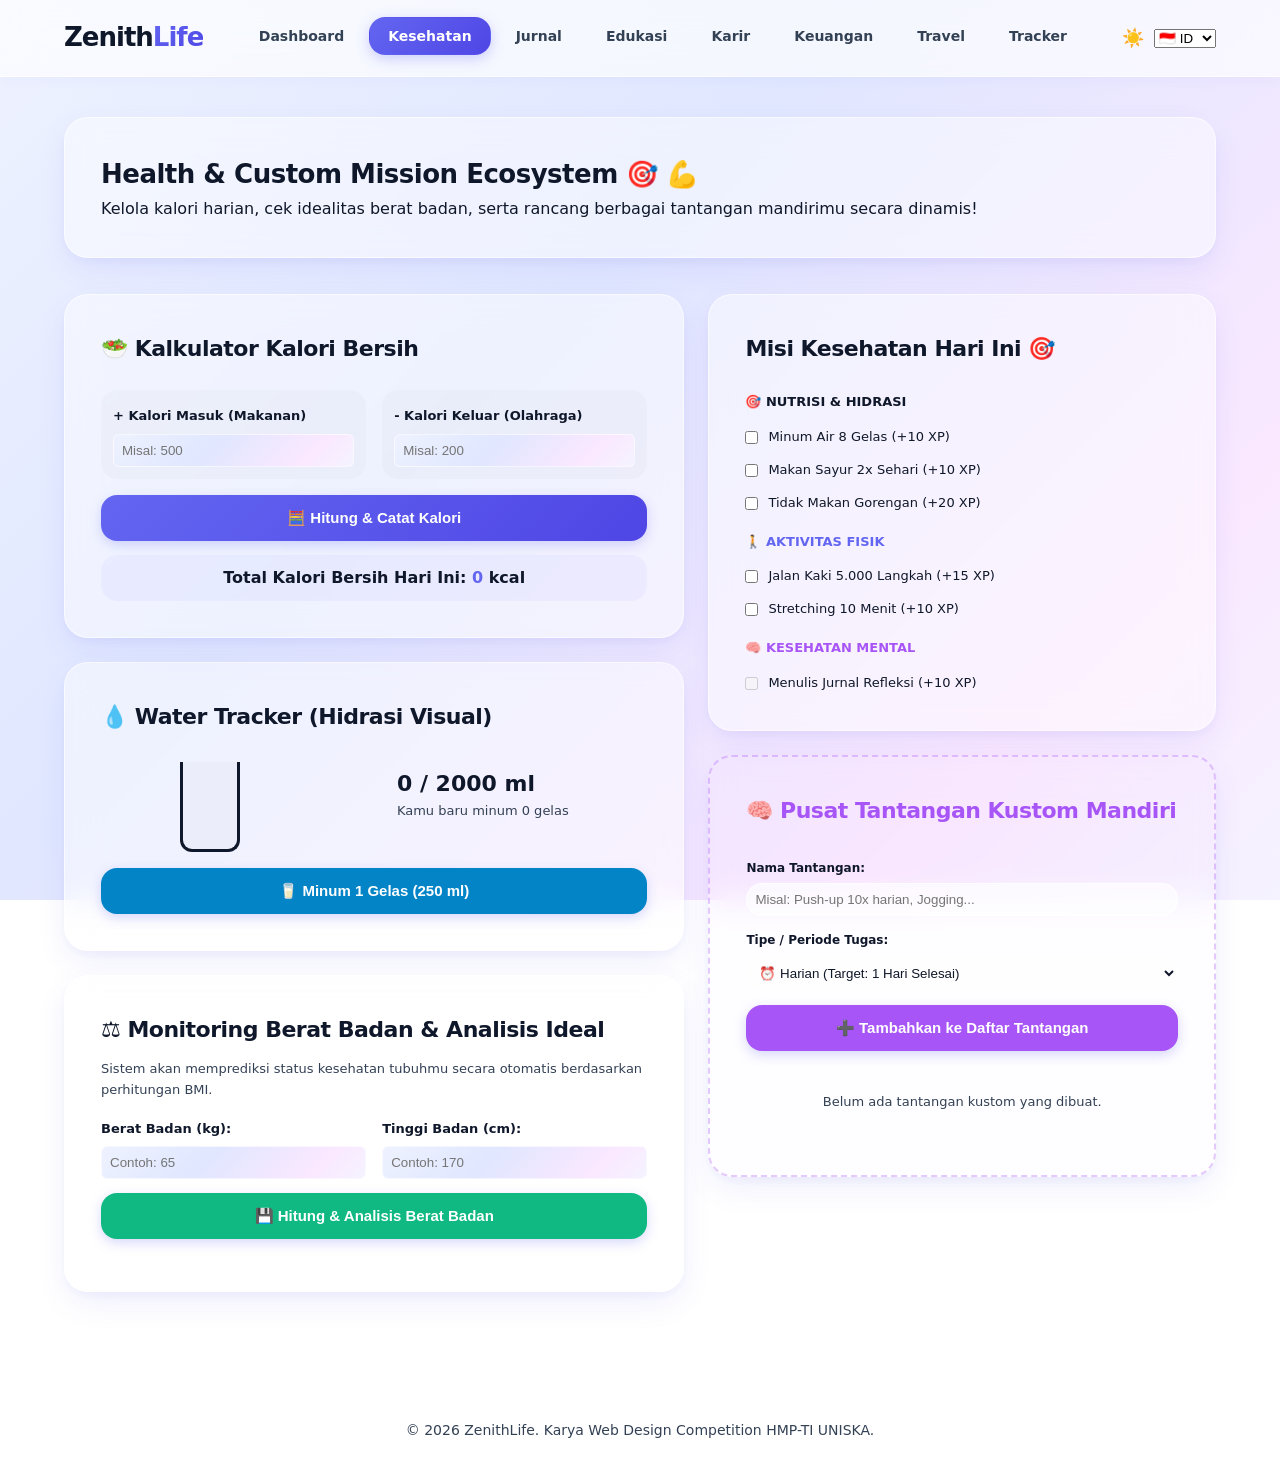
<file: kesehatan.html>
<!DOCTYPE html>
<html lang="id">
<head>
    <meta charset="UTF-8">
    <meta name="viewport" content="width=device-width, initial-scale=1.0">
    <title>ZenithLife - FitLife Hub</title>
    <link rel="stylesheet" href="css/style.css">
</head>
<body>

    <nav class="navbar">
        <div class="nav-container">
            <a href="profil.html" class="nav-logo">Zenith<span>Life</span></a>
      <ul class="nav-menu" id="navMenu">
                <li class="nav-priority"><a href="index.html" class="nav-link"><span class="nav-text">Dashboard</span></a></li>
                <li class="nav-priority"><a href="kesehatan.html" class="nav-link active"><span class="nav-text">Kesehatan</span></a></li>
                
                <li class="nav-priority"><a href="jurnal.html" class="nav-link"><span class="nav-text">Jurnal</span></a></li>
                <li class="nav-extra"><a href="edukasi.html" class="nav-link"><span class="nav-text">Edukasi</span></a></li>
                <li class="nav-extra"><a href="karir.html" class="nav-link"><span class="nav-text">Karir</span></a></li>
                <li class="nav-extra"><a href="keuangan.html" class="nav-link"><span class="nav-text">Keuangan</span></a></li>
                <li class="nav-extra"><a href="travel.html" class="nav-link"><span class="nav-text">Travel</span></a></li>
                <li class="nav-extra"><a href="todo.html" class="nav-link"><span class="nav-text">Tracker</span></a></li>

                <li class="nav-dropdown-trigger">
                    <a href="#" class="nav-link dropdown-toggle">Fitur Lain ▾</a>
                    <ul class="nav-dropdown-menu">
                        <li><a href="jurnal.html">Jurnal</a></li>
                        <li><a href="edukasi.html">Edukasi</a></li>
                        <li><a href="karir.html">Karir</a></li>
                        <li><a href="keuangan.html">Keuangan</a></li>
                        <li><a href="travel.html">Travel</a></li>
                    </ul>
                </li>

                <li class="theme-toggle-li">
                    <button id="themeToggleBtn" title="Ganti Mode">☀️</button>
                    <select id="langSelect" title="Pilih Bahasa">
                        <option value="id" style="color: #0F172A;">🇮🇩 ID</option>
                        <option value="en" style="color: #0F172A;">🇬🇧 EN</option>
                    </select>
                </li>
            </ul>
            <div class="hamburger" id="hamburgerBtn">
                <span class="bar"></span>
                <span class="bar"></span>
                <span class="bar"></span>
            </div>
        </div>
    </nav>

 <main class="main-container">
    <section class="dashboard-hero">
        <div class="profile-info">
            <h2>Health & Custom Mission Ecosystem 🎯 💪</h2>
            <p>Kelola kalori harian, cek idealitas berat badan, serta rancang berbagai tantangan mandirimu secara dinamis!</p>
        </div>
    </section>

    <div class="dashboard-grid" style="display: grid; grid-template-columns: 1.1fr 0.9fr; gap: 24px; align-items: start;">
        
        <div style="display: flex; flex-direction: column; gap: 24px;">
            
            <div class="dash-card">
                <h3>🥗 Kalkulator Kalori Bersih</h3>
                <div style="display: grid; grid-template-columns: 1fr 1fr; gap: 16px; margin-bottom: 16px; margin-top: 12px;">
                    <div style="background: rgba(0,0,0,0.02); padding: 12px; border-radius: var(--radius-md);">
                        <label style="font-weight: 600; font-size: 13px; color: var(--text-dark);">+ Kalori Masuk (Makanan)</label>
                        <input type="number" id="numCalIn" placeholder="Misal: 500" style="width: 100%; padding: 8px; margin-top: 6px; border: 1px solid var(--border-color); border-radius: 6px; background: var(--bg-main); color: var(--text-dark);">
                    </div>
                    <div style="background: rgba(0,0,0,0.02); padding: 12px; border-radius: var(--radius-md);">
                        <label style="font-weight: 600; font-size: 13px; color: var(--text-dark);">- Kalori Keluar (Olahraga)</label>
                        <input type="number" id="numCalOut" placeholder="Misal: 200" style="width: 100%; padding: 8px; margin-top: 6px; border: 1px solid var(--border-color); border-radius: 6px; background: var(--bg-main); color: var(--text-dark);">
                    </div>
                </div>
                <button class="btn-primary" id="btnCountCal" style="width: 100%; margin-bottom: 14px;">🧮 Hitung & Catat Kalori</button>
                <div style="text-align: center; padding: 10px; background: rgba(99, 102, 241, 0.05); border-radius: var(--radius-md); font-weight: 700; color: var(--text-dark);">
                    Total Kalori Bersih Hari Ini: <span id="lblNetCalories" style="color: var(--primary);">0</span> kcal
                </div>
            </div>

            <div class="dash-card">
                <h3>💧 Water Tracker (Hidrasi Visual)</h3>
                <div style="display: flex; align-items: center; justify-content: space-around; margin: 16px 0;">
                    <div id="glassVisual" style="width: 60px; height: 90px; border: 3px solid var(--text-dark); border-top: none; border-radius: 0 0 12px 12px; position: relative; overflow: hidden; background: rgba(0,0,0,0.02);">
                        <div id="waterFluid" style="width: 100%; height: 0%; background: #38bdf8; position: absolute; bottom: 0; transition: height 0.5s ease;"></div>
                    </div>
                    <div style="text-align: left;">
                        <h4 style="font-size: 22px; color: var(--text-dark);" id="lblWaterAmount">0 / 2000 ml</h4>
                        <p style="font-size: 13px; color: var(--text-light);" id="lblGlassCount">Kamu baru minum 0 gelas</p>
                    </div>
                </div>
                <button class="btn-primary" id="btnAddWater" style="width: 100%; background: #0284c7;">🥛 Minum 1 Gelas (250 ml)</button>
            </div>

            <div class="dash-card">
                <h3>⚖️ Monitoring Berat Badan & Analisis Ideal</h3>
                <p style="font-size: 13px; color: var(--text-light); margin-bottom: 14px;">Sistem akan memprediksi status kesehatan tubuhmu secara otomatis berdasarkan perhitungan BMI.</p>
                
                <div style="display: grid; grid-template-columns: 1fr 1fr; gap: 16px; margin-bottom: 14px;">
                    <div>
                        <label style="font-size: 13px; font-weight: 600; color: var(--text-dark);">Berat Badan (kg):</label>
                        <input type="number" id="numWeight" placeholder="Contoh: 65" style="width: 100%; padding: 8px; margin-top: 6px; border: 1px solid var(--border-color); border-radius: 6px; background: var(--bg-main); color: var(--text-dark);">
                    </div>
                    <div>
                        <label style="font-size: 13px; font-weight: 600; color: var(--text-dark);">Tinggi Badan (cm):</label>
                        <input type="number" id="numHeight" placeholder="Contoh: 170" style="width: 100%; padding: 8px; margin-top: 6px; border: 1px solid var(--border-color); border-radius: 6px; background: var(--bg-main); color: var(--text-dark);">
                    </div>
                </div>
                <button class="btn-primary" id="btnSaveWeight" style="width: 100%; background: #10b981; margin-bottom: 16px;">💾 Hitung & Analisis Berat Badan</button>
                
                <div id="bmiResultBox" style="display: none; background: var(--bg-navbar); padding: 14px; border-radius: var(--radius-md); border-left: 4px solid #10b981; text-align: left;">
                    <h4 style="margin-bottom: 6px; color: var(--text-dark);">Status Tubuh: <span id="lblBmiStatus" style="color: #10b981;">-</span></h4>
                    <p id="lblBmiPrediction" style="font-size: 13px; color: var(--text-dark); margin-bottom: 8px; line-height: 1.4;"></p>
                    <p id="lblBmiAdvice" style="font-size: 13px; font-weight: 600; color: var(--primary); line-height: 1.4;"></p>
                </div>
            </div>

        </div>

        <div style="display: flex; flex-direction: column; gap: 24px;">
            
            <div class="dash-card">
                <h3>Misi Kesehatan Hari Ini 🎯</h3>
                <div class="mission-list" style="display: flex; flex-direction: column; gap: 12px; margin-top: 14px; text-align: left;">
                    <h4 style="color: var(--accent); font-size: 13px; margin-bottom: 2px;">🎯 NUTRISI & HIDRASI</h4>
                    <label style="display: flex; align-items: center; gap: 10px; font-size: 13px; color: var(--text-dark); cursor: pointer;"><input type="checkbox" id="chkWater" class="health-checkbox" data-xp="10"> Minum Air 8 Gelas (+10 XP)</label>
                    <label style="display: flex; align-items: center; gap: 10px; font-size: 13px; color: var(--text-dark); cursor: pointer;"><input type="checkbox" id="chkVeggie" class="health-checkbox" data-xp="10"> Makan Sayur 2x Sehari (+10 XP)</label>
                    <label style="display: flex; align-items: center; gap: 10px; font-size: 13px; color: var(--text-dark); cursor: pointer;"><input type="checkbox" id="chkNoFry" class="health-checkbox" data-xp="20"> Tidak Makan Gorengan (+20 XP)</label>

                    <h4 style="color: var(--primary); font-size: 13px; margin-top: 6px; margin-bottom: 2px;">🚶 AKTIVITAS FISIK</h4>
                    <label style="display: flex; align-items: center; gap: 10px; font-size: 13px; color: var(--text-dark); cursor: pointer;"><input type="checkbox" id="chkSteps" class="health-checkbox" data-xp="15"> Jalan Kaki 5.000 Langkah (+15 XP)</label>
                    <label style="display: flex; align-items: center; gap: 10px; font-size: 13px; color: var(--text-dark); cursor: pointer;"><input type="checkbox" id="chkStretch" class="health-checkbox" data-xp="10"> Stretching 10 Menit (+10 XP)</label>

                    <h4 style="color: #A855F7; font-size: 13px; margin-top: 6px; margin-bottom: 2px;">🧠 KESEHATAN MENTAL</h4>
                    <label style="display: flex; align-items: center; gap: 10px; font-size: 13px; color: var(--text-dark);"><input type="checkbox" id="chkJournalMission" disabled style="cursor:not-allowed;"> Menulis Jurnal Refleksi (+10 XP)</label>
                </div>
            </div>

            <div class="dash-card" style="border: 2px dashed rgba(168, 85, 247, 0.3); background: rgba(168, 85, 247, 0.01);">
                <h3 style="color: #A855F7;">🧠 Pusat Tantangan Kustom Mandiri</h3>
                
                <div style="margin-top: 14px; display: flex; flex-direction: column; gap: 10px; text-align: left;">
                    <div>
                        <label style="font-size: 12px; font-weight: 600; color: var(--text-dark);">Nama Tantangan:</label>
                        <input type="text" id="txtCustomChallenge" placeholder="Misal: Push-up 10x harian, Jogging..." style="width: 100%; padding: 8px; border: 1px solid var(--border-color); border-radius: var(--radius-md); background: var(--bg-navbar); color: var(--text-dark); margin-top: 4px;">
                    </div>
                    <div>
                        <label style="font-size: 12px; font-weight: 600; color: var(--text-dark);">Tipe / Periode Tugas:</label>
                        <select id="selChallengeType" style="width: 100%; padding: 8px; border: 1px solid var(--border-color); border-radius: var(--radius-md); background: var(--bg-navbar); color: var(--text-dark); margin-top: 4px;">
                            <option value="Harian">⏰ Harian (Target: 1 Hari Selesai)</option>
                            <option value="Mingguan">📆 Mingguan (Target: Komitmen 5 Hari)</option>
                            <option value="Bulanan">🏆 Bulanan (Target: Konsisten 4 Minggu)</option>
                        </select>
                    </div>
                    <button class="btn-primary" id="btnSaveChallenge" style="background: #A855F7; width: 100%; margin-top: 4px;">➕ Tambahkan ke Daftar Tantangan</button>
                </div>

                <hr style="border: none; border-top: 1px dashed var(--border-color); margin: 20px 0;">

                <div id="customChallengesContainer" style="display: flex; flex-direction: column; gap: 14px; text-align: left;">
                    </div>
            </div>

        </div>
    </div>
</main>

    <footer class="footer">
        <p>&copy; 2026 ZenithLife. Karya Web Design Competition HMP-TI UNISKA.</p>
    </footer>

    <script src="js/script.js"></script>
    <script src="js/kesehatan.js"></script>
</body>
</html>
</file>
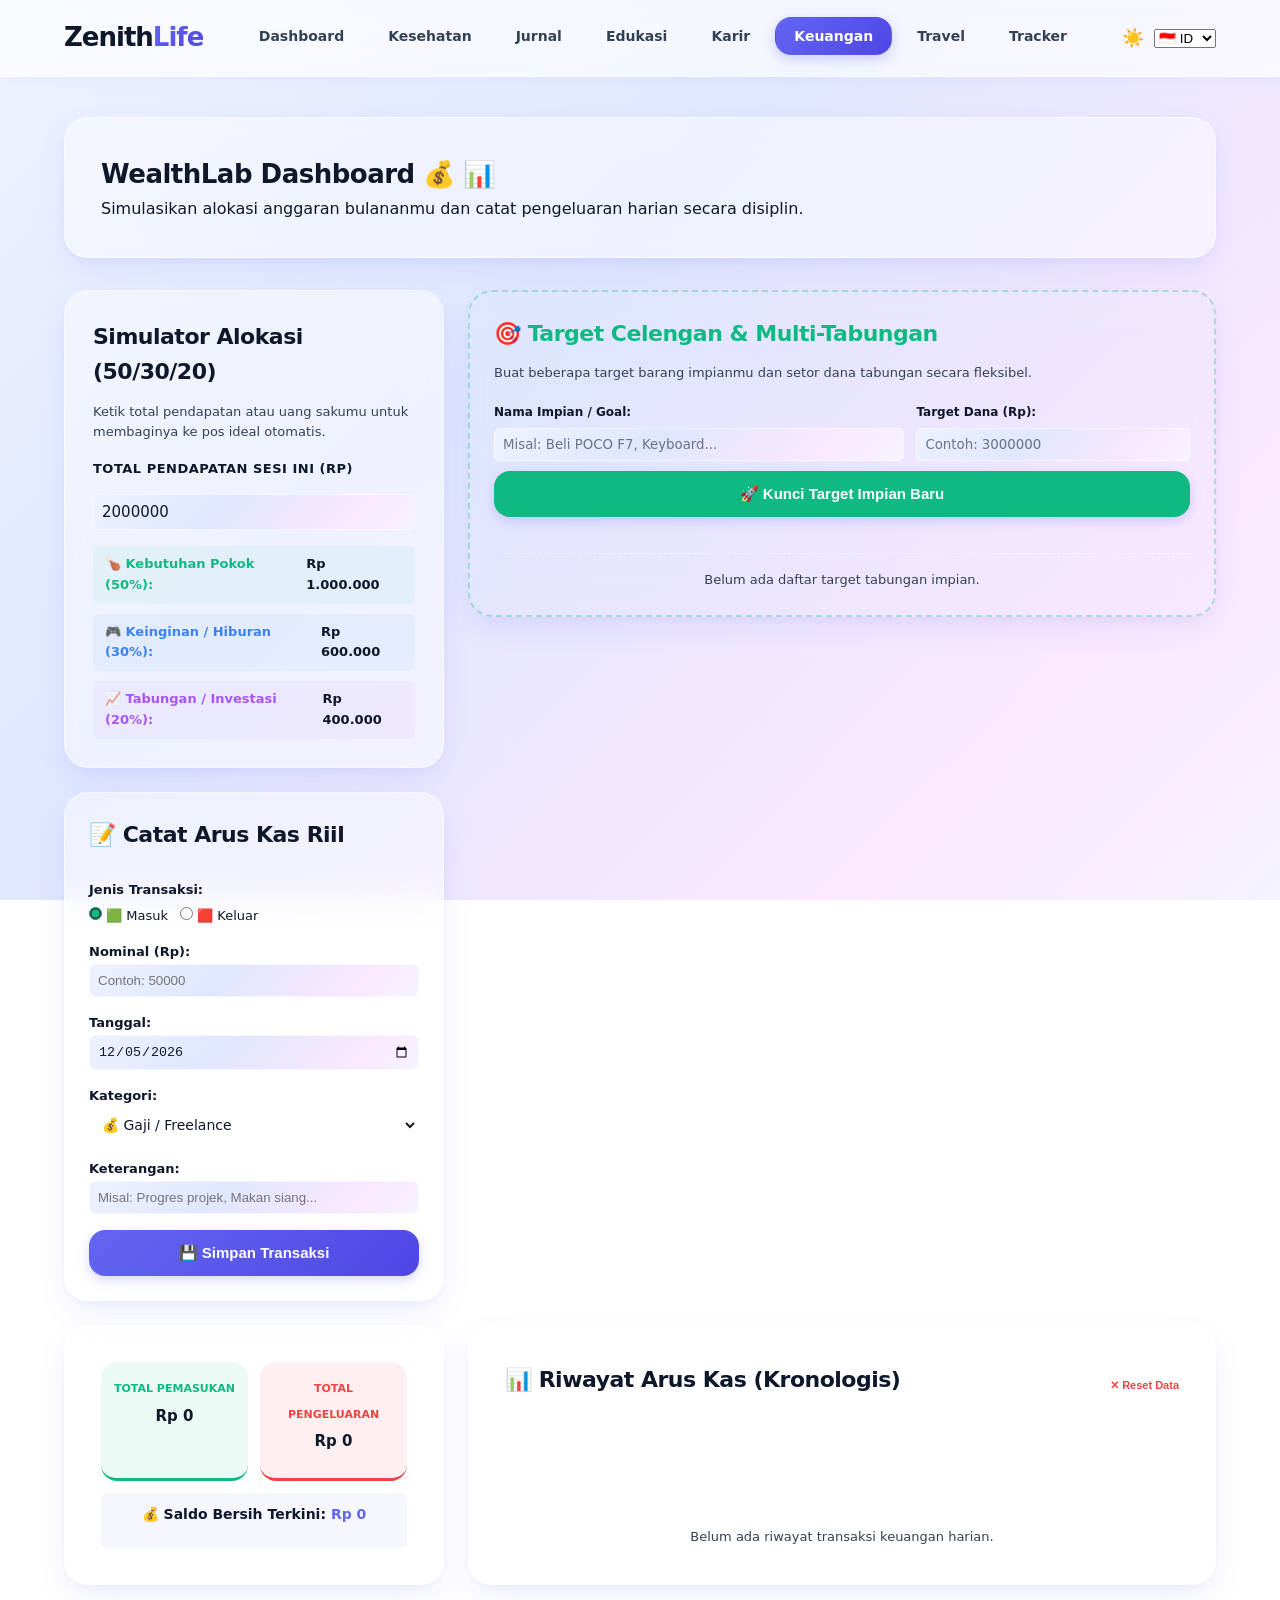
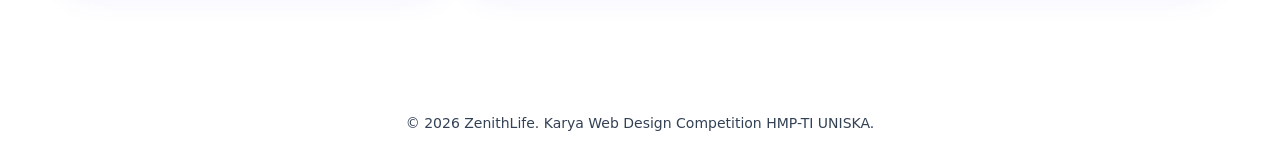
<file: keuangan.html>
<!DOCTYPE html>
<html lang="id">
<head>
    <meta charset="UTF-8">
    <meta name="viewport" content="width=device-width, initial-scale=1.0">
    <title>ZenithLife - WealthLab Dashboard</title>
    <link rel="stylesheet" href="css/style.css">
</head>
<body>

    <nav class="navbar">
        <div class="nav-container">
            <a href="profil.html" class="nav-logo">Zenith<span>Life</span></a>
       <ul class="nav-menu" id="navMenu">
               <li class="nav-priority"><a href="index.html" class="nav-link "><span class="nav-text">Dashboard</span></a></li>
                <li class="nav-priority"><a href="kesehatan.html" class="nav-link"><span class="nav-text">Kesehatan</span></a></li>
                <li class="nav-priority"><a href="jurnal.html" class="nav-link"><span class="nav-text">Jurnal</span></a></li>
                
                
                <li class="nav-extra"><a href="edukasi.html" class="nav-link"><span class="nav-text">Edukasi</span></a></li>
                <li class="nav-extra"><a href="karir.html" class="nav-link"><span class="nav-text">Karir</span></a></li>
                <li class="nav-extra"><a href="keuangan.html" class="nav-link active"><span class="nav-text">Keuangan</span></a></li>
                <li class="nav-extra"><a href="travel.html" class="nav-link"><span class="nav-text">Travel</span></a></li>
                <li class="nav-extra"><a href="todo.html" class="nav-link"><span class="nav-text">Tracker</span></a></li>

                <li class="nav-dropdown-trigger">
                    <a href="#" class="nav-link dropdown-toggle">Fitur Lain ▾</a>
                    <ul class="nav-dropdown-menu">
                        <li><a href="edukasi.html">Edukasi</a></li>
                        <li><a href="karir.html">Karir</a></li>
                        <li><a href="keuangan.html">Keuangan</a></li>
                        <li><a href="travel.html">Travel</a></li>
                         <li><a href="todo.html">Tracker</a></li>
                    </ul>
                </li>

                <li class="theme-toggle-li">
                    <button id="themeToggleBtn" title="Ganti Mode">☀️</button>
                    <select id="langSelect" title="Pilih Bahasa">
                        <option value="id" style="color: #0F172A;">🇮🇩 ID</option>
                        <option value="en" style="color: #0F172A;">🇬🇧 EN</option>
                    </select>
                </li>
            </ul>
            <div class="hamburger" id="hamburgerBtn">
                <span class="bar"></span>
                <span class="bar"></span>
                <span class="bar"></span>
            </div>
        </div>
    </nav>
<main class="main-container">
    <section class="dashboard-hero" style="margin-bottom: 32px;">
    <div class="profile-info">
        <h2>WealthLab Dashboard 💰 📊</h2>
        <p>Simulasikan alokasi anggaran bulananmu dan catat pengeluaran harian secara disiplin.</p>
    </div>
</section>

    <div class="dashboard-grid" style="display: grid; grid-template-columns: 380px 1fr; gap: 24px; align-items: start;">
        
        <div style="display: flex; flex-direction: column; gap: 24px;">
            
            <div class="dash-card" style="min-height: auto; padding: 28px;">
                <h3>Simulator Alokasi (50/30/20)</h3>
                <p style="font-size: 13px; margin-bottom: 16px; color: var(--text-light);">Ketik total pendapatan atau uang sakumu untuk membaginya ke pos ideal otomatis.</p>
                
                <div class="form-group" style="text-align: left; margin-bottom: 16px;">
                    <label for="inputIncome" style="font-size: 13px; font-weight: 600; color: var(--text-dark);">Total Pendapatan Sesi Ini (Rp)</label>
                    <input type="number" id="inputIncome" value="2000000" min="0" step="50000" style="width: 100%; padding: 8px; margin-top: 6px; border: 1px solid var(--border-color); border-radius: 6px; background: var(--bg-main); color: var(--text-dark);">
                </div>

                <div style="display: flex; flex-direction: column; gap: 10px; text-align: left; font-size: 13px;">
                    <div style="background: rgba(16, 185, 129, 0.06); padding: 8px 12px; border-radius: 6px; display: flex; justify-content: space-between;">
                        <span style="font-weight: 600; color: #10b981;">🍗 Kebutuhan Pokok (50%):</span>
                        <strong id="lblSimNeeds" style="color: var(--text-dark);">Rp 1.000.000</strong>
                    </div>
                    <div style="background: rgba(59, 130, 246, 0.06); padding: 8px 12px; border-radius: 6px; display: flex; justify-content: space-between;">
                        <span style="font-weight: 600; color: #3b82f6;">🎮 Keinginan / Hiburan (30%):</span>
                        <strong id="lblSimWants" style="color: var(--text-dark);">Rp 600.000</strong>
                    </div>
                    <div style="background: rgba(168, 85, 247, 0.06); padding: 8px 12px; border-radius: 6px; display: flex; justify-content: space-between;">
                        <span style="font-weight: 600; color: #a855f7;">📈 Tabungan / Investasi (20%):</span>
                        <strong id="lblSimSavings" style="color: var(--text-dark);">Rp 400.000</strong>
                    </div>
                </div>
            </div>

            <div class="dash-card" style="padding: 24px;">
                <h3>📝 Catat Arus Kas Riil</h3>
                <div style="display: flex; flex-direction: column; gap: 12px; text-align: left; margin-top: 12px;">
                    <div>
                        <label style="font-size: 13px; font-weight: 600; color: var(--text-dark);">Jenis Transaksi:</label>
                        <div style="display: flex; gap: 12px; margin-top: 4px;">
                            <label style="font-size: 13px; color: var(--text-dark); cursor: pointer;"><input type="radio" name="radType" value="pemasukan" checked style="accent-color: #10b981;"> 🟩 Masuk</label>
                            <label style="font-size: 13px; color: var(--text-dark); cursor: pointer;"><input type="radio" name="radType" value="pengeluaran" style="accent-color: #ef4444;"> 🟥 Keluar</label>
                        </div>
                    </div>
                    <div>
                        <label style="font-size: 13px; font-weight: 600; color: var(--text-dark);">Nominal (Rp):</label>
                        <input type="number" id="numAmount" placeholder="Contoh: 50000" style="width: 100%; padding: 8px; border: 1px solid var(--border-color); border-radius: 6px; background: var(--bg-main); color: var(--text-dark);">
                    </div>
                    <div>
                        <label style="font-size: 13px; font-weight: 600; color: var(--text-dark);">Tanggal:</label>
                        <input type="date" id="dateTransaction" style="width: 100%; padding: 8px; border: 1px solid var(--border-color); border-radius: 6px; background: var(--bg-main); color: var(--text-dark);">
                    </div>
                    <div>
                        <label style="font-size: 13px; font-weight: 600; color: var(--text-dark);">Kategori:</label>
                        <select id="selCategory">
    <option value="Gaji / Freelance">💰 Gaji / Freelance</option>
    <option value="Makanan & Minuman">🍔 Makanan & Minuman</option>
    <option value="Edukasi & Kuliah">📚 Edukasi & Kuliah</option>
    <option value="Kebutuhan Kost">🏠 Kebutuhan Kost</option>
    <option value="Hiburan / Game">🎮 Hiburan / Game</option>
    <option value="custom">✏️ Kustom Kategori Sendiri...</option>
</select>
                    </div>
                    <div id="customCategoryWrapper" style="display: none; background: rgba(168, 85, 247, 0.05); padding: 8px; border-radius: 6px; border-left: 3px solid var(--primary);">
                        <input type="text" id="txtCustomCategory" placeholder="Ketik nama kategori baru..." style="width: 100%; padding: 6px; border: 1px solid var(--border-color); border-radius: 6px; background: var(--bg-main); color: var(--text-dark);">
                    </div>
                    <div>
                        <label style="font-size: 13px; font-weight: 600; color: var(--text-dark);">Keterangan:</label>
                        <input type="text" id="txtNotes" placeholder="Misal: Progres projek, Makan siang..." style="width: 100%; padding: 8px; border: 1px solid var(--border-color); border-radius: 6px; background: var(--bg-main); color: var(--text-dark);">
                    </div>
                    <button class="btn-primary" id="btnSaveTransaction" style="width: 100%; margin-top: 4px;">💾 Simpan Transaksi</button>
                </div>
            </div>

        </div>

        <div style="display: flex; flex-direction: column; gap: 24px;">
            
<div class="dash-card" style="border: 2px dashed rgba(16, 185, 129, 0.3); background: rgba(16, 185, 129, 0.01); padding: 24px;">
                <h3 style="color: #10b981;">🎯 Target Celengan & Multi-Tabungan</h3>
                <p style="font-size: 13px; color: var(--text-light); margin-bottom: 14px;">Buat beberapa target barang impianmu dan setor dana tabungan secara fleksibel.</p>
                
                <div style="display: flex; flex-direction: column; gap: 10px; text-align: left; margin-bottom: 20px;">
                    <div style="display: grid; grid-template-columns: 1.2fr 0.8fr; gap: 12px;">
                        <div>
                            <label style="font-size: 12px; font-weight: 600; color: var(--text-dark);">Nama Impian / Goal:</label>
                            <input type="text" id="txtSavingGoalName" placeholder="Misal: Beli POCO F7, Keyboard..." style="width: 100%; padding: 8px; margin-top: 4px; border: 1px solid var(--border-color); border-radius: 6px; background: var(--bg-main); color: var(--text-dark); font-family: inherit;">
                        </div>
                        <div>
                            <label style="font-size: 12px; font-weight: 600; color: var(--text-dark);">Target Dana (Rp):</label>
                            <input type="number" id="numSavingGoalTarget" placeholder="Contoh: 3000000" style="width: 100%; padding: 8px; margin-top: 4px; border: 1px solid var(--border-color); border-radius: 6px; background: var(--bg-main); color: var(--text-dark); font-family: inherit;">
                        </div>
                    </div>
                    <button class="btn-primary" id="btnSaveSavingGoal" style="background: #10b981; width: 100%;">🚀 Kunci Target Impian Baru</button>
                </div>

                <hr style="border: none; border-top: 1px dashed var(--border-color); margin: 16px 0;">

                <div id="multiSavingsContainer" style="display: flex; flex-direction: column; gap: 14px; text-align: left;">
                    </div>
            </div>

                <div id="savingGoalActiveBox" style="display: none; margin-top: 16px; text-align: left; background: var(--bg-navbar); padding: 12px; border-radius: var(--radius-md); box-shadow: var(--shadow-sm);">
                    <div style="display: flex; justify-content: space-between; align-items: center; margin-bottom: 6px;">
                        <h4 id="lblGoalTitle" style="color: var(--text-dark); font-size: 14px; margin: 0;">🎯 Nama Goal</h4>
                        <button id="btnDeleteGoal" style="background: transparent; border: none; color: #ef4444; font-size: 11px; font-weight: bold; cursor: pointer; text-decoration: underline;">Batal</button>
                    </div>
                    <div style="width: 100%; background: var(--border-color); height: 12px; border-radius: 10px; overflow: hidden; margin: 10px 0;">
                        <div id="savingProgressBar" style="width: 0%; background: linear-gradient(90deg, #10b981, #34d399); height: 100%; transition: width 0.5s ease;"></div>
                    </div>
                    <div style="display: flex; justify-content: space-between; font-size: 12px; color: var(--text-dark); font-weight: 600;">
                        <span>Progress: <span id="lblCurrentSaving">Rp 0</span></span>
                        <span>Target: <span id="lblTargetSaving">Rp 0</span></span>
                    </div>
                    <div id="lblSavingPercentage" style="text-align: center; margin-top: 6px; font-weight: 700; font-size: 13px; color: #10b981;">0% Tercapai</div>
                </div>
            </div>

            <div class="dash-card" style="display: grid; grid-template-columns: 1fr 1fr; gap: 12px; text-align: center;">
                <div style="background: rgba(16, 185, 129, 0.08); padding: 12px; border-radius: var(--radius-md); border-bottom: 3px solid #10b981;">
                    <span style="font-size: 11px; font-weight: bold; color: #10b981;">TOTAL PEMASUKAN</span>
                    <h4 style="font-size: 15px; margin-top: 4px; color: var(--text-dark);" id="lblTotalIn">Rp 0</h4>
                </div>
                <div style="background: rgba(239, 68, 68, 0.08); padding: 12px; border-radius: var(--radius-md); border-bottom: 3px solid #ef4444;">
                    <span style="font-size: 11px; font-weight: bold; color: #ef4444;">TOTAL PENGELUARAN</span>
                    <h4 style="font-size: 15px; margin-top: 4px; color: var(--text-dark);" id="lblTotalOut">Rp 0</h4>
                </div>
                <div style="grid-column: span 2; background: rgba(99, 102, 241, 0.06); padding: 10px; border-radius: 6px; font-weight: 700; color: var(--text-dark); font-size: 14px;">
                    💰 Saldo Bersih Terkini: <span id="lblNetBalance" style="color: var(--primary);">Rp 0</span>
                </div>
            </div>

            <div class="dash-card">
                <div style="display: flex; justify-content: space-between; align-items: center; margin-bottom: 12px;">
                    <h3>📊 Riwayat Arus Kas (Kronologis)</h3>
                    <button id="btnClearHistory" style="background: transparent; border: none; color: #ef4444; font-size: 11px; font-weight: bold; cursor: pointer;">✕ Reset Data</button>
                </div>
                <div id="financialLogsContainer" style="display: flex; flex-direction: column; gap: 10px; text-align: left; max-height: 280px; overflow-y: auto;">
                    </div>
            </div>

        </div>
    </div>
</main>

    <footer class="footer">
        <p>&copy; 2026 ZenithLife. Karya Web Design Competition HMP-TI UNISKA.</p>
    </footer>

    <script src="js/script.js"></script>
    <script src="js/keuangan.js"></script>
</body>
</html>
</file>
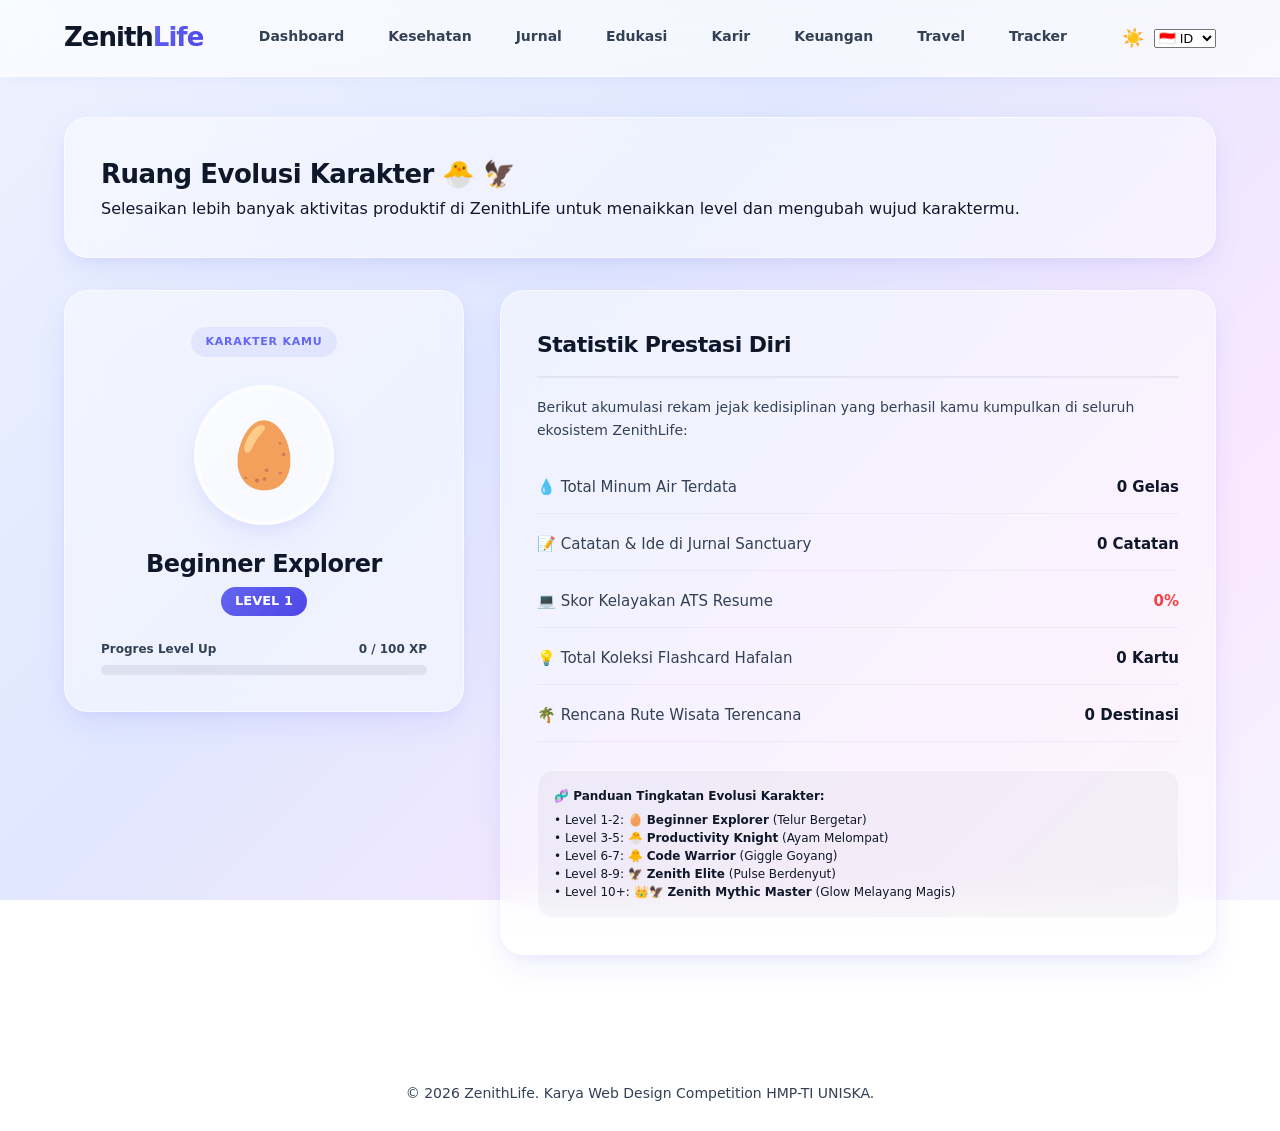
<file: profil.html>
<!DOCTYPE html>
<html lang="id">
<head>
    <meta charset="UTF-8">
    <meta name="viewport" content="width=device-width, initial-scale=1.0">
    <title>ZenithLife - Karakter Profil & Pencapaian</title>
    <link rel="stylesheet" href="css/style.css">
</head>
<body>

    <nav class="navbar">
        <div class="nav-container">
            <a href="profil.html" class="nav-logo">Zenith<span>Life</span></a>
         <ul class="nav-menu" id="navMenu">
                <li class="nav-priority"><a href="index.html" class="nav-link "><span class="nav-text">Dashboard</span></a></li>
                <li class="nav-priority"><a href="kesehatan.html" class="nav-link"><span class="nav-text">Kesehatan</span></a></li>
                <li class="nav-priority"><a href="jurnal.html" class="nav-link"><span class="nav-text">Jurnal</span></a></li>
                
                
                <li class="nav-extra"><a href="edukasi.html" class="nav-link"><span class="nav-text">Edukasi</span></a></li>
                <li class="nav-extra"><a href="karir.html" class="nav-link"><span class="nav-text">Karir</span></a></li>
                <li class="nav-extra"><a href="keuangan.html" class="nav-link"><span class="nav-text">Keuangan</span></a></li>
                <li class="nav-extra"><a href="travel.html" class="nav-link"><span class="nav-text">Travel</span></a></li>
                <li class="nav-extra"><a href="todo.html" class="nav-link"><span class="nav-text">Tracker</span></a></li>

                <li class="nav-dropdown-trigger">
                    <a href="#" class="nav-link dropdown-toggle">Fitur Lain ▾</a>
                    <ul class="nav-dropdown-menu">
                        <li><a href="edukasi.html">Edukasi</a></li>
                        <li><a href="karir.html">Karir</a></li>
                        <li><a href="keuangan.html">Keuangan</a></li>
                        <li><a href="travel.html">Travel</a></li>
                         <li><a href="todo.html">Tracker</a></li>
                    </ul>
                </li>

                <li class="theme-toggle-li">
                    <button id="themeToggleBtn" title="Ganti Mode">☀️</button>
                    <select id="langSelect" title="Pilih Bahasa">
                        <option value="id" style="color: #0F172A;">🇮🇩 ID</option>
                        <option value="en" style="color: #0F172A;">🇬🇧 EN</option>
                    </select>
                </li>
            </ul>
            <div class="hamburger" id="hamburgerBtn">
                <span class="bar"></span>
                <span class="bar"></span>
                <span class="bar"></span>
            </div>
        </div>
    </nav>

    <main class="main-container">
        <section class="dashboard-hero" style="margin-bottom: 32px;">
    <div class="profile-info">
        <h2>Ruang Evolusi Karakter 🐣 🦅</h2>
        <p>Selesaikan lebih banyak aktivitas produktif di ZenithLife untuk menaikkan level dan mengubah wujud karaktermu.</p>
    </div>
</section>

        <div class="dashboard-grid" style="grid-template-columns: 400px 1fr; align-items: start;">
            
            <div class="dash-card" style="min-height: auto; padding: 36px; text-align: center; align-items: center;">
                <div class="card-badge" style="background: rgba(99,102,241,0.1); color: var(--primary);">Karakter Kamu</div>
                
                <div id="charAvatarContainer" style="width: 140px; height: 140px; background: white; border: 4px solid var(--border-color); border-radius: 50%; display: flex; align-items: center; justify-content: center; font-size: 64px; box-shadow: var(--shadow-md); margin: 10px 0 20px 0; background-color: rgba(255,255,255,0.6);">
                    🥚
                </div>

                <h3 id="charTitleText" style="font-size: 24px; font-weight: 800; color: var(--text-dark); margin-bottom: 4px;">Beginner Explorer</h3>
                <span id="charLevelBadge" style="background: var(--primary-gradient); color: white; padding: 4px 14px; border-radius: 30px; font-size: 13px; font-weight: 700;">LEVEL 1</span>
                
                <div style="width: 100%; margin-top: 24px; text-align: left;">
                    <div style="display: flex; justify-content: space-between; font-size: 12px; font-weight: 700; color: var(--text-light); margin-bottom: 6px;">
                        <span>Progres Level Up</span>
                        <span id="charXpText">0 / 100 XP</span>
                    </div>
                    <div class="progress-bar-bg" style="height: 10px;">
                        <div class="progress-bar-fill" id="charXpFill" style="width: 0%;"></div>
                    </div>
                </div>
            </div>

            <div class="dash-card status-widget" style="min-height: auto; padding: 36px;">
                <h3 style="font-size: 22px; font-weight: 800; color: var(--text-dark);">Statistik Prestasi Diri</h3>
                <p style="color: var(--text-light); font-size: 14px; margin-bottom: 20px;">Berikut akumulasi rekam jejak kedisiplinan yang berhasil kamu kumpulkan di seluruh ekosistem ZenithLife:</p>
                
                <div style="display: flex; flex-direction: column; gap: 4px;">
                    <div class="status-item">
                        <span>💧 Total Minum Air Terdata</span>
                        <strong id="statsWater">0 Gelas</strong>
                    </div>
                    <div class="status-item">
                        <span>📝 Catatan & Ide di Jurnal Sanctuary</span>
                        <strong id="statsNotes">0 Catatan</strong>
                    </div>
                    <div class="status-item">
                        <span>💻 Skor Kelayakan ATS Resume</span>
                        <strong id="statsAts" style="color: #EF4444;">0%</strong>
                    </div>
                    <div class="status-item">
                        <span>💡 Total Koleksi Flashcard Hafalan</span>
                        <strong id="statsFlashcards">0 Kartu</strong>
                    </div>
                    <div class="status-item">
                        <span>🌴 Rencana Rute Wisata Terencana</span>
                        <strong id="statsTrips">0 Destinasi</strong>
                    </div>
                </div>

                <div style="margin-top: 28px; padding: 16px; background: rgba(15,23,42,0.03); border-radius: var(--radius-md); border: 1px solid var(--border-color); font-size: 12px; text-align: left; line-height: 1.5;">
                    <span style="font-weight: 700; color: var(--text-dark); display: block; margin-bottom: 6px;">🧬 Panduan Tingkatan Evolusi Karakter:</span>
                    • Level 1-2: 🥚 <strong>Beginner Explorer</strong> (Telur Bergetar)<br>
                    • Level 3-5: 🐣 <strong>Productivity Knight</strong> (Ayam Melompat)<br>
                    • Level 6-7: 🐥 <strong>Code Warrior</strong> (Giggle Goyang)<br>
                    • Level 8-9: 🦅 <strong>Zenith Elite</strong> (Pulse Berdenyut)<br>
                    • Level 10+: 👑🦅 <strong>Zenith Mythic Master</strong> (Glow Melayang Magis)
                </div>
            </div>

        </div>
    </main>

    <footer class="footer">
        <p>&copy; 2026 ZenithLife. Karya Web Design Competition HMP-TI UNISKA.</p>
    </footer>

    <script src="js/script.js"></script>
    <script src="js/profil.js"></script>
</body>
</html>
</file>
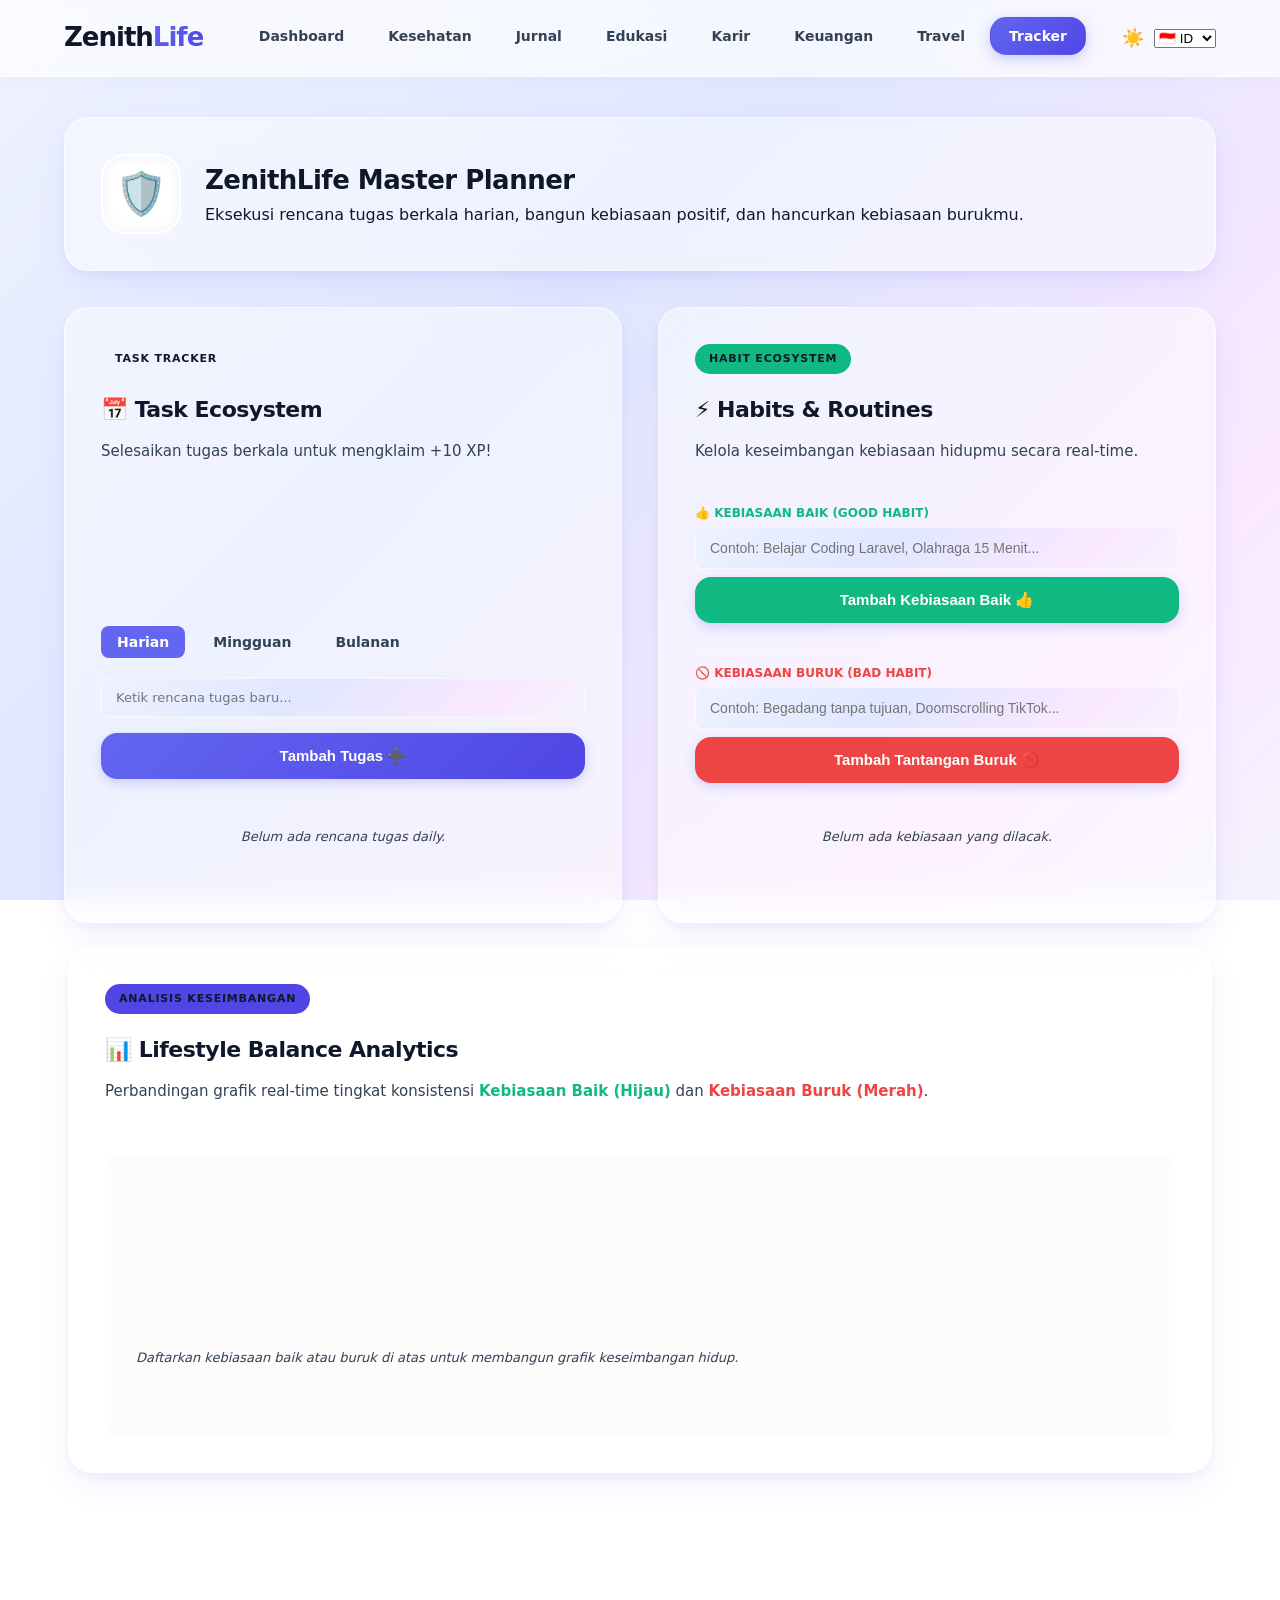
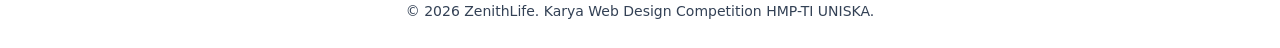
<file: todo.html>
<!DOCTYPE html>
<html lang="id">
<head>
    <meta charset="UTF-8">
    <meta name="viewport" content="width=device-width, initial-scale=1.0">
    <title>ZenithLife - Master Planner</title>
    <link rel="stylesheet" href="css/style.css">
</head>
<body>

    <nav class="navbar">
        <div class="nav-container" style="position: relative;">
            <a href="profil.html" class="nav-logo">Zenith<span>Life</span></a>
            
             <ul class="nav-menu" id="navMenu">
             <li class="nav-priority"><a href="index.html" class="nav-link "><span class="nav-text">Dashboard</span></a></li>
                <li class="nav-priority"><a href="kesehatan.html" class="nav-link"><span class="nav-text">Kesehatan</span></a></li>
                <li class="nav-priority"><a href="jurnal.html" class="nav-link"><span class="nav-text">Jurnal</span></a></li>
                
                
                <li class="nav-extra"><a href="edukasi.html" class="nav-link"><span class="nav-text">Edukasi</span></a></li>
                <li class="nav-extra"><a href="karir.html" class="nav-link"><span class="nav-text">Karir</span></a></li>
                <li class="nav-extra"><a href="keuangan.html" class="nav-link"><span class="nav-text">Keuangan</span></a></li>
                <li class="nav-extra"><a href="travel.html" class="nav-link"><span class="nav-text">Travel</span></a></li>
                <li class="nav-extra"><a href="todo.html" class="nav-link active"><span class="nav-text">Tracker</span></a></li>

                <li class="nav-dropdown-trigger">
                    <a href="#" class="nav-link dropdown-toggle">Fitur Lain ▾</a>
                    <ul class="nav-dropdown-menu">
                        <li><a href="edukasi.html">Edukasi</a></li>
                        <li><a href="karir.html">Karir</a></li>
                        <li><a href="keuangan.html">Keuangan</a></li>
                        <li><a href="travel.html">Travel</a></li>
                         <li><a href="todo.html">Tracker</a></li>
                    </ul>
                </li>

                <li class="theme-toggle-li">
                    <button id="themeToggleBtn" title="Ganti Mode">☀️</button>
                    <select id="langSelect" title="Pilih Bahasa">
                        <option value="id" style="color: #0F172A;">🇮🇩 ID</option>
                        <option value="en" style="color: #0F172A;">🇬🇧 EN</option>
                    </select>
                </li>
            </ul>

            <div class="hamburger" id="hamburgerBtn">
                <span class="bar"></span>
                <span class="bar"></span>
                <span class="bar"></span>
            </div>
        </div>
    </nav>

    <main class="main-container">
        
        <section class="dashboard-hero">
            <div class="user-profile-box">
                <div class="profile-avatar">🛡️</div>
                <div class="profile-info">
                    <h2>ZenithLife Master Planner</h2>
                    <p>Eksekusi rencana tugas berkala harian, bangun kebiasaan positif, dan hancurkan kebiasaan burukmu.</p>
                </div>
            </div>
        </section>

        <div class="dashboard-grid">
            
            <div class="dash-card">
                <div class="card-badge">Task Tracker</div>
                <h3>📅 Task Ecosystem</h3>
                <p class="planner-subtitle">Selesaikan tugas berkala untuk mengklaim +10 XP!</p>
                
                <div class="planner-tabs-container">
                    <button class="planner-tab-btn active" id="tabDaily">Harian</button>
                    <button class="planner-tab-btn" id="tabWeekly">Mingguan</button>
                    <button class="planner-tab-btn" id="tabMonthly">Bulanan</button>
                </div>

                <div class="form-group" style="margin-bottom: 16px;">
                    <input type="text" id="todoInput" placeholder="Ketik rencana tugas baru...">
                </div>
                
                <button id="btnAddTodo" class="btn-primary" style="width: 100%; margin-bottom: 20px;">Tambah Tugas ➕</button>

                <div id="todoListContainer"></div>
            </div>

            <div class="dash-card">
                <div class="card-badge" style="background: #10B981;">Habit Ecosystem</div>
                <h3>⚡ Habits & Routines</h3>
                <p class="planner-subtitle">Kelola keseimbangan kebiasaan hidupmu secara real-time.</p>
                
            <div class="habit-input-group" style="margin-top: 15px; margin-bottom: 12px;">
                    <label style="font-size: 12px; font-weight: 700; color: #10B981; display: block; margin-bottom: 4px;">👍 KEBIASAAN BAIK (GOOD HABIT)</label>
                    <input type="text" id="goodHabitInput" placeholder="Contoh: Belajar Coding Laravel, Olahraga 15 Menit..." style="width: 100%; box-sizing: border-box;">
                    <button id="btnAddGoodHabit" class="btn-primary" style="width: 100%; background: #10B981; margin-top: 8px; margin-bottom: 16px;">Tambah Kebiasaan Baik 👍</button>
                </div>

                <div class="habit-input-group" style="border-top: 1px dashed var(--border-color); padding-top: 12px;">
                    <label style="font-size: 12px; font-weight: 700; color: #EF4444; display: block; margin-bottom: 4px;">🚫 KEBIASAAN BURUK (BAD HABIT)</label>
                    <input type="text" id="habitInput" placeholder="Contoh: Begadang tanpa tujuan, Doomscrolling TikTok..." style="width: 100%; box-sizing: border-box;">
                    <button id="btnAddHabit" class="btn-primary" style="width: 100%; background: #EF4444; margin-top: 8px; margin-bottom: 16px;">Tambah Tantangan Buruk 🚫</button>
                </div>

                <div id="habitContainer"></div>
            </div>

        </div>

        <section style="margin-top: 24px; padding: 0 4px;">
            <div class="dash-card">
                <div class="card-badge" style="background: #4F46E5;">Analisis Keseimbangan</div>
                <h3>📊 Lifestyle Balance Analytics</h3>
                <p class="planner-subtitle">Perbandingan grafik real-time tingkat konsistensi <span style="color:#10B981; font-weight:bold;">Kebiasaan Baik (Hijau)</span> dan <span style="color:#EF4444; font-weight:bold;">Kebiasaan Buruk (Merah)</span>.</p>
                
                <div class="pure-chart-wrapper">
                    <div id="pureChartContainer" class="pure-chart-container">
                        </div>
                </div>
            </div>
        </section>

    </main>

    <footer class="footer">
        <p>&copy; 2026 ZenithLife. Karya Web Design Competition HMP-TI UNISKA.</p>
    </footer>

    <script src="js/script.js"></script>
    <script src="js/todo.js"></script>
</body>
</html>
</file>
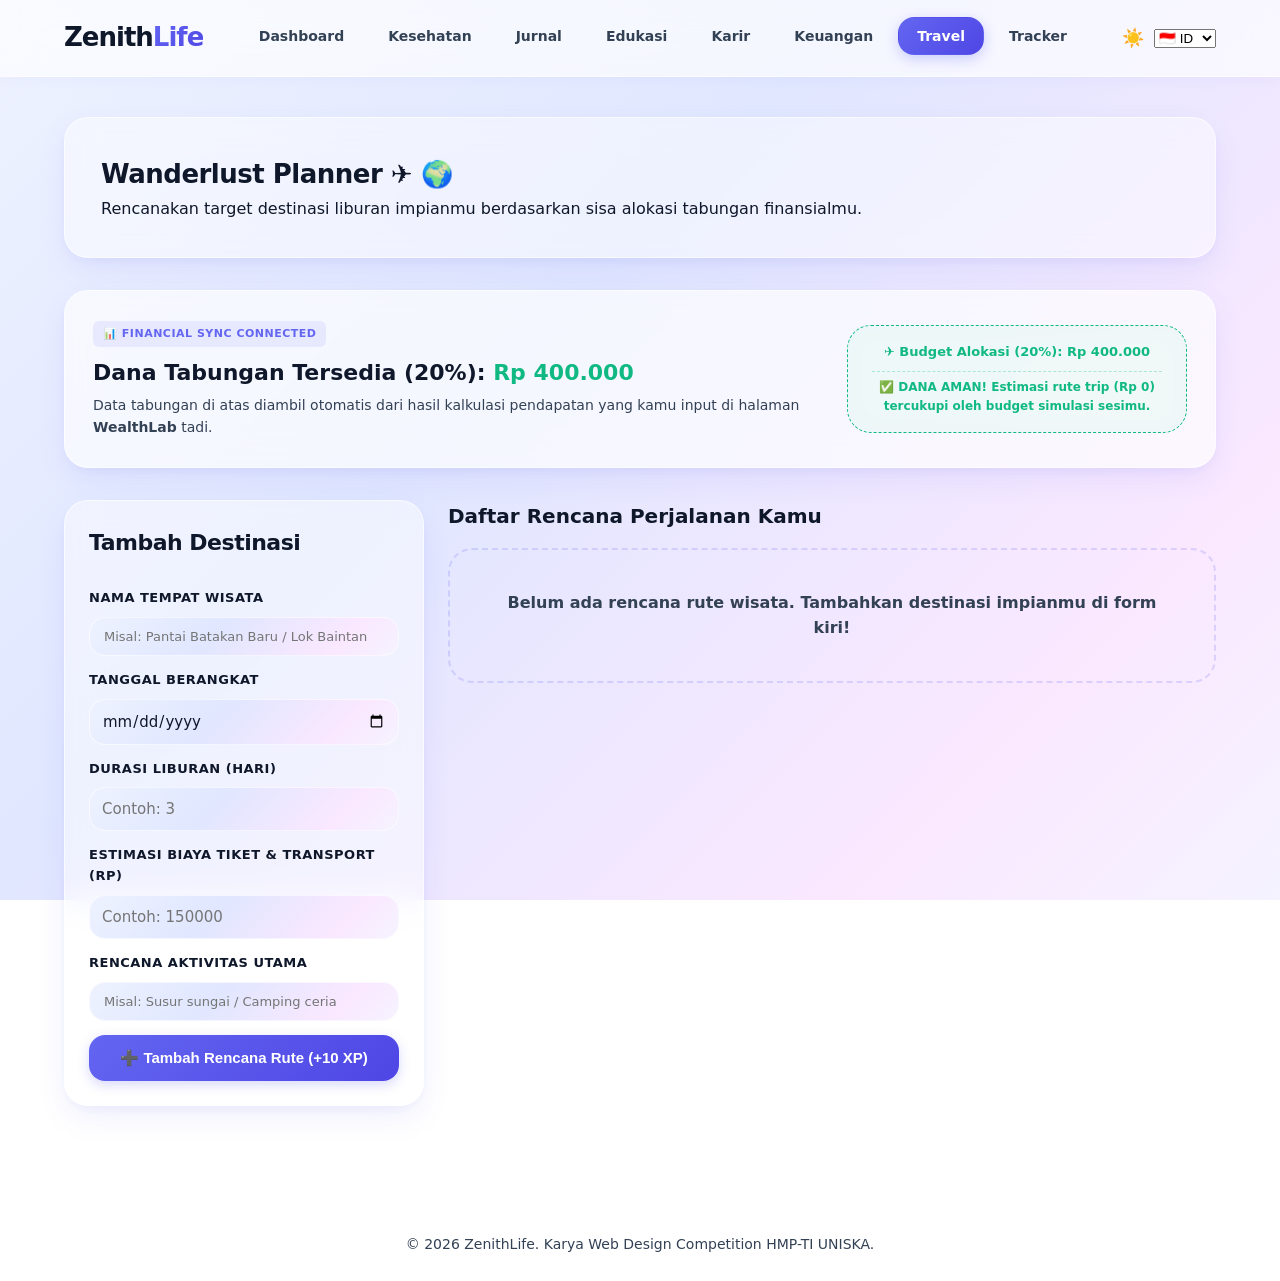
<file: travel.html>
<!DOCTYPE html>
<html lang="id">
<head>
    <meta charset="UTF-8">
    <meta name="viewport" content="width=device-width, initial-scale=1.0">
    <title>ZenithLife - Wanderlust Planner</title>
    <link rel="stylesheet" href="css/style.css">
</head>
<body>

    <nav class="navbar">
        <div class="nav-container">
            <a href="profil.html" class="nav-logo">Zenith<span>Life</span></a>
           <ul class="nav-menu" id="navMenu">
             <li class="nav-priority"><a href="index.html" class="nav-link "><span class="nav-text">Dashboard</span></a></li>
                <li class="nav-priority"><a href="kesehatan.html" class="nav-link"><span class="nav-text">Kesehatan</span></a></li>
                <li class="nav-priority"><a href="jurnal.html" class="nav-link"><span class="nav-text">Jurnal</span></a></li>
                
                
                <li class="nav-extra"><a href="edukasi.html" class="nav-link"><span class="nav-text">Edukasi</span></a></li>
                <li class="nav-extra"><a href="karir.html" class="nav-link"><span class="nav-text">Karir</span></a></li>
                <li class="nav-extra"><a href="keuangan.html" class="nav-link"><span class="nav-text">Keuangan</span></a></li>
                <li class="nav-extra"><a href="travel.html" class="nav-link active"><span class="nav-text">Travel</span></a></li>
                <li class="nav-extra"><a href="todo.html" class="nav-link"><span class="nav-text">Tracker</span></a></li>

                <li class="nav-dropdown-trigger">
                    <a href="#" class="nav-link dropdown-toggle">Fitur Lain ▾</a>
                    <ul class="nav-dropdown-menu">
                        <li><a href="edukasi.html">Edukasi</a></li>
                        <li><a href="karir.html">Karir</a></li>
                        <li><a href="keuangan.html">Keuangan</a></li>
                        <li><a href="travel.html">Travel</a></li>
                         <li><a href="todo.html">Tracker</a></li>
                    </ul>
                </li>

                <li class="theme-toggle-li">
                    <button id="themeToggleBtn" title="Ganti Mode">☀️</button>
                    <select id="langSelect" title="Pilih Bahasa">
                        <option value="id" style="color: #0F172A;">🇮🇩 ID</option>
                        <option value="en" style="color: #0F172A;">🇬🇧 EN</option>
                    </select>
                </li>
            </ul>
            <div class="hamburger" id="hamburgerBtn">
                <span class="bar"></span>
                <span class="bar"></span>
                <span class="bar"></span>
            </div>
        </div>
    </nav>

    <main class="main-container">
       <section class="dashboard-hero" style="margin-bottom: 32px;">
    <div class="profile-info">
        <h2>Wanderlust Planner ✈️ 🌍</h2>
        <p>Rencanakan target destinasi liburan impianmu berdasarkan sisa alokasi tabungan finansialmu.</p>
    </div>
</section>

        <section class="dashboard-hero" style="background: var(--bg-navbar); border: 1px solid var(--border-color); padding: 28px; margin-bottom: 32px; gap: 20px; display: flex; align-items: center; justify-content: space-between; border-radius: var(--radius-lg);">
            <div style="text-align: left; flex: 1;">
                <span class="note-tag tag-Umum" style="margin-bottom: 8px; background: rgba(99,102,241,0.1); color: var(--primary);">📊 Financial Sync Connected</span>
                <h3 style="font-size: 22px; font-weight: 800; margin-bottom: 4px; color: var(--text-dark);">Dana Tabungan Tersedia (20%): <span id="travelWalletText" style="color: #10B981;">Rp 0</span></h3>
                <p style="margin-bottom: 0; font-size: 14px; color: var(--text-light);">Data tabungan di atas diambil otomatis dari hasil kalkulasi pendapatan yang kamu input di halaman <strong>WealthLab</strong> tadi.</p>
            </div>
            
            <div id="budgetStatusAlert" class="dash-card" style="min-height: auto; padding: 16px 24px; background: rgba(15,23,42,0.04); border: 1px dashed var(--text-light); width: 320px; justify-content: center; align-items: center; text-align: center; font-weight: 700; color: var(--text-light); box-shadow: none; margin: 0; border-radius: var(--radius-md);">
                ⚠️ Memuat sinkronisasi anggaran...
            </div>
        </section>

        <div class="dashboard-grid" style="display: grid; grid-template-columns: 360px 1fr; gap: 24px; align-items: start;">
            
            <div class="dash-card" style="min-height: auto; padding: 24px;">
                <h3>Tambah Destinasi</h3>
                <form id="travelForm" style="margin-top: 16px; display: flex; flex-direction: column; gap: 14px; text-align: left;">
                    <div class="form-group">
                        <label for="travelDestination">Nama Tempat Wisata</label>
                        <input type="text" id="travelDestination" placeholder="Misal: Pantai Batakan Baru / Lok Baintan" required style="width: 100%; padding: 12px; border: 1px solid var(--border-color); border-radius: var(--radius-md); background: var(--bg-main); color: var(--text-dark); font-family: inherit;">
                    </div>
                    
                    <div class="form-group">
                        <label for="travelDateStart">Tanggal Berangkat</label>
                        <input type="date" id="travelDateStart" required style="width: 100%; padding: 12px; border: 1px solid var(--border-color); border-radius: var(--radius-md); font-family: inherit; font-size: 15px; background: var(--bg-main); color: var(--text-dark);">
                    </div>

                    <div class="form-group">
                        <label for="travelDurationDays">Durasi Liburan (Hari)</label>
                        <input type="number" id="travelDurationDays" placeholder="Contoh: 3" min="1" required style="width: 100%; padding: 12px; border: 1px solid var(--border-color); border-radius: var(--radius-md); background: var(--bg-main); color: var(--text-dark); font-family: inherit;">
                    </div>

                    <div class="form-group">
                        <label for="travelCost">Estimasi Biaya Tiket & Transport (Rp)</label>
                        <input type="number" id="travelCost" placeholder="Contoh: 150000" required style="width: 100%; padding: 12px; border: 1px solid var(--border-color); border-radius: var(--radius-md); background: var(--bg-main); color: var(--text-dark); font-family: inherit;">
                    </div>
                    
                    <div class="form-group">
                        <label for="travelActivity">Rencana Aktivitas Utama</label>
                        <input type="text" id="travelActivity" placeholder="Misal: Susur sungai / Camping ceria" required style="width: 100%; padding: 12px; border: 1px solid var(--border-color); border-radius: var(--radius-md); background: var(--bg-main); color: var(--text-dark); font-family: inherit;">
                    </div>
                    
                    <button type="submit" class="btn-primary" style="width: 100%;">➕ Tambah Rencana Rute (+10 XP)</button>
                </form>
            </div>

            <div>
                <h3 style="margin-bottom: 16px; text-align: left; font-size: 20px; font-weight: 800; color: var(--text-dark);">Daftar Rencana Perjalanan Kamu</h3>
                <div class="dashboard-grid" id="travelGrid" style="display: grid; grid-template-columns: repeat(auto-fill, minmax(260px, 1fr)); gap: 20px;">
                    </div>
            </div>

        </div>
    </main>

    <footer class="footer">
        <p>&copy; 2026 ZenithLife. Karya Web Design Competition HMP-TI UNISKA.</p>
    </footer>

    <script src="js/script.js"></script>
    <script src="js/travel.js"></script>
</body>
</html>
</file>
<file: css/style.css>
/* ==========================================================================
   1. GLOBAL RESET & DESIGN SYSTEM (GLASSMORPHISM MODERN VIBES)
   ========================================================================== */
:root {
    /* Palet Warna Hidup & Menyala (Vibrant Pastel) */
    --primary: #6366F1;         /* Indigo Neon */
    --primary-gradient: linear-gradient(135deg, #6366F1 0%, #4F46E5 100%);
    --accent-gradient: linear-gradient(135deg, #F59E0B 0%, #D97706 100%);
    --success-gradient: linear-gradient(135deg, #10B981 0%, #059669 100%);
    
    --text-dark: #0F172A;       /* Hitam Midnight Slate */
    --text-light: #334155;      /* Abu-abu teks kontras tinggi */
    
    /* Background Hidup: Campuran Mesh Gradient Gradasi Halus */
    --bg-main: linear-gradient(135deg, #EEF2FF 0%, #E0E7FF 40%, #FAE8FF 80%, #F5F3FF 100%);
    
    /* Inti Glassmorphism: Putih transparan dengan blur tinggi */
    --bg-card: rgba(255, 255, 255, 0.45); 
    --bg-navbar: rgba(255, 255, 255, 0.65);
    --border-color: rgba(255, 255, 255, 0.6);
    --border-glow: rgba(99, 102, 241, 0.15);
    
    --radius-lg: 24px;
    --radius-md: 16px;
    
    /* Bayangan Lembut Berefek Glowing */
    --shadow-sm: 0 4px 12px rgba(99, 102, 241, 0.04);
    --shadow-md: 0 12px 32px -4px rgba(99, 102, 241, 0.12), 0 4px 12px -2px rgba(99, 102, 241, 0.06);
    --transition: all 0.4s cubic-bezier(0.25, 1, 0.5, 1);
}

* {
    margin: 0;
    padding: 0;
    box-sizing: border-box;
}

body {
    /* Menggunakan font sistem modern bawaan laptop tanpa perlu internet/CDN */
    font-family: system-ui, -apple-system, BlinkMacSystemFont, 'Segoe UI', Roboto, Helvetica, Arial, sans-serif;
    background: var(--bg-main);
    background-attachment: fixed;
    color: var(--text-dark);
    line-height: 1.6;
    overflow-x: hidden;
}

/* ==========================================================================
   2. NAVBAR GLASSMORPHISM PREMIUM
   ========================================================================== */
.navbar {
    background-color: var(--bg-navbar);
    backdrop-filter: blur(20px);
    -webkit-backdrop-filter: blur(20px);
    border-bottom: 1px solid var(--border-color);
    position: sticky;
    top: 0;
    z-index: 1000;
    box-shadow: var(--shadow-sm);
}

.nav-container {
    max-width: 1200px;
    margin: 0 auto;
    padding: 0 24px;
    height: 76px;
    display: flex;
    justify-content: space-between;
    align-items: center;
}

.nav-logo {
    font-size: 26px;
    font-weight: 800;
    color: var(--text-dark);
    text-decoration: none;
    letter-spacing: -1px;
}

.nav-logo span {
    background: var(--primary-gradient);
    -webkit-background-clip: text;
    -webkit-text-fill-color: transparent;
}

.nav-menu {
    display: flex;
    list-style: none;
    gap: 6px;
}

.nav-link {
    text-decoration: none;
    color: var(--text-light);
    font-weight: 600;
    font-size: 14px;
    padding: 10px 18px;
    border-radius: var(--radius-md);
    transition: var(--transition);
    border: 1px solid transparent;
}

.nav-link:hover {
    color: var(--primary);
    background-color: rgba(99, 102, 241, 0.08);
}

.nav-link.active {
    color: white !important;
    background: var(--primary-gradient);
    box-shadow: 0 4px 14px rgba(99, 102, 241, 0.3);
}
.nav-link.active:hover {
    transform: none;
}

/* Hamburger Icon */
.hamburger {
    display: none;
    cursor: pointer;
    flex-direction: column;
    gap: 6px;
}

.hamburger .bar {
    width: 24px;
    height: 3px;
    background-color: var(--text-dark);
    border-radius: 3px;
    transition: var(--transition);
}

/* ==========================================================================
   3. CONTAINER & HERO COMPONENT
   ========================================================================== */
.main-container {
    max-width: 1200px;
    margin: 40px auto;
    padding: 0 24px;
    min-height: calc(100vh - 220px);
}

/* Profile Hero Card */
.dashboard-hero {
    background: var(--bg-card);
    backdrop-filter: blur(16px);
    -webkit-backdrop-filter: blur(16px);
    border: 1px solid var(--border-color);
    border-radius: var(--radius-lg);
    padding: 36px;
    display: flex;
    justify-content: space-between;
    align-items: center;
    flex-wrap: wrap;
    gap: 28px;
    margin-bottom: 36px;
    box-shadow: var(--shadow-md);
}

.user-profile-box {
    display: flex;
    align-items: center;
    gap: 24px;
}

.profile-avatar {
    font-size: 42px; 
    background: white;
    border: 2px solid var(--border-color);
    width: 80px;
    height: 80px;
    border-radius: 24px;
    box-shadow: var(--shadow-sm);
    box-shadow: inset 0 0 12px rgba(99, 102, 241, 0.1);
    cursor: pointer; 
    transition: var(--transition);

    /* === TAKTIK CADANGAN: KUNCI POSISI TEKS TENGAH PRESISI === */
    text-align: center;         /* Memaksa teks/emoji rapat ke tengah horizontal */
    line-height: 76px;          /* Disamakan dengan tinggi kotak (dikurangi border) agar pas di tengah vertikal */
    display: block;             /* Diubah ke block agar fungsi text-align bekerja penuh */
}

/* Memastikan tidak ada margin/padding hantu pada elemen animasi di dalam avatar */
.profile-avatar *, .profile-avatar span {
    margin: 0 !important;
    padding: 0 !important;
    display: inline-block;
}

.profile-avatar:hover {
    transform: scale(1.08);
    border-color: var(--primary);
    box-shadow: 0 8px 20px rgba(99, 102, 241, 0.2);
}

.profile-info h2 {
    font-size: 26px;
    font-weight: 800;
    letter-spacing: -0.5px;
    color: var(--text-dark);
}

#userStatusBadge {
    background: var(--success-gradient);
    color: white;
    font-size: 11px;
    font-weight: 700;
    padding: 6px 12px;
    border-radius: 30px;
    width: fit-content;
    margin-top: 6px;
    text-transform: uppercase;
    letter-spacing: 0.5px;
    box-shadow: 0 4px 10px rgba(16, 185, 129, 0.2);
}

/* Gamified XP Card */
.xp-card {
    background: rgba(255, 255, 255, 0.6);
    border: 1px solid var(--border-color);
    padding: 24px;
    border-radius: var(--radius-md);
    min-width: 320px;
    flex-grow: 1;
    max-width: 420px;
}

.xp-info {
    display: flex;
    justify-content: space-between;
    font-weight: 700;
    font-size: 14px;
    margin-bottom: 12px;
}

.xp-info strong {
    background: var(--primary-gradient);
    -webkit-background-clip: text;
    -webkit-text-fill-color: transparent;
    font-size: 18px;
}

.progress-bar-bg {
    background-color: rgba(15, 23, 42, 0.08);
    height: 14px;
    width: 100%;
    border-radius: 30px;
    overflow: hidden;
}

.progress-bar-fill {
    background: linear-gradient(90deg, #6366F1 0%, #A855F7 100%);
    height: 100%;
    width: 0%;
    border-radius: 30px;
    transition: width 0.6s cubic-bezier(0.34, 1.56, 0.64, 1);
}

/* ==========================================================================
   4. GRID LAYOUT & INTERACTIVE CARDS
   ========================================================================== */
.dashboard-grid {
    display: grid;
    grid-template-columns: repeat(auto-fit, minmax(350px, 1fr));
    gap: 36px;
}

.dash-card {
    background: var(--bg-card);
    backdrop-filter: blur(16px);
    -webkit-backdrop-filter: blur(16px);
    border: 1px solid var(--border-color);
    border-radius: var(--radius-lg);
    padding: 36px;
    box-shadow: var(--shadow-md);
    display: flex;
    flex-direction: column;
    justify-content: space-between;
    min-height: 260px;
    transition: var(--transition);
}

.dash-card:hover {
    transform: translateY(-8px);
    background: rgba(255, 255, 255, 0.65);
    border-color: rgba(99, 102, 241, 0.3);
    box-shadow: 0 20px 35px -5px rgba(99, 102, 241, 0.2);
}

.card-badge {
    font-size: 11px;
    font-weight: 700;
    padding: 6px 14px;
    border-radius: 30px;
    width: fit-content;
    margin-bottom: 18px;
    text-transform: uppercase;
    letter-spacing: 0.8px;
}

.dash-card h3 {
    font-size: 22px;
    font-weight: 800;
    margin-bottom: 12px;
    letter-spacing: -0.5px;
}

.dash-card p {
    color: var(--text-light);
    font-size: 15px;
    margin-bottom: 26px;
    flex-grow: 1;
}

/* Premium Button Component */
.btn-primary {
    background: var(--primary-gradient);
    color: white;
    border: none;
    padding: 14px 28px;
    font-size: 15px;
    font-weight: 700;
    border-radius: var(--radius-md);
    cursor: pointer;
    transition: var(--transition);
    width: 100%;
    text-align: center;
    box-shadow: 0 4px 12px rgba(99, 102, 241, 0.25);
}

.btn-primary:hover {
    transform: scale(1.02);
    box-shadow: 0 6px 20px rgba(99, 102, 241, 0.4);
}

/* PERBAIKAN KONTRAS TOMBOL KETIKA NON-AKTIF (DISABLED) */
.btn-primary:disabled {
    background: #10B981 !important;
    color: #FFFFFF !important;
    opacity: 1 !important;
    cursor: not-allowed;
    box-shadow: 0 4px 12px rgba(16, 185, 129, 0.2);
    border: none;
}

/* Rangkuman Aktivitas Status Rows */
.status-widget h3 {
    border-bottom: 2px solid rgba(15, 23, 42, 0.06);
    padding-bottom: 14px;
    margin-bottom: 18px;
}

.status-item {
    display: flex;
    justify-content: space-between;
    align-items: center;
    padding: 14px 0;
    border-bottom: 1px solid rgba(15, 23, 42, 0.04);
    font-size: 15px;
}

.status-item span {
    color: var(--text-light);
    font-weight: 500;
}

.status-item strong {
    color: var(--text-dark);
    font-weight: 700;
}

/* ==========================================================================
   5. WELCOME POP-UP MODAL OVERLAY GLASS
   ========================================================================== */
.modal-overlay {
    position: fixed;
    top: 0;
    left: 0;
    width: 100%;
    height: 100%;
    background-color: rgba(15, 23, 42, 0.4);
    backdrop-filter: blur(24px);
    -webkit-backdrop-filter: blur(24px);
    z-index: 2000;
    display: none;
    align-items: center;
    justify-content: center;
    padding: 20px;
}

.modal-box {
    background: rgba(255, 255, 255, 0.8);
    border: 1px solid rgba(255, 255, 255, 0.7);
    padding: 44px;
    border-radius: 32px;
    max-width: 480px;
    width: 100%;
    text-align: center;
    box-shadow: 0 25px 50px -12px rgba(15, 23, 42, 0.25);
    animation: modalBounceIn 0.5s cubic-bezier(0.175, 0.885, 0.32, 1.275) forwards;
}

@keyframes modalBounceIn {
    from { transform: scale(0.8); opacity: 0; }
    to { transform: scale(1); opacity: 1; }
}

.modal-box h2 {
    font-size: 28px;
    font-weight: 800;
}

.form-group label {
    display: block;
    font-size: 13px;
    font-weight: 700;
    margin-bottom: 8px;
    text-transform: uppercase;
    letter-spacing: 0.5px;
}

.form-group input {
    width: 100%;
    padding: 14px 18px;
    border: 1px solid rgba(99, 102, 241, 0.2);
    border-radius: var(--radius-md);
    font-family: inherit;
    font-size: 15px;
    background-color: rgba(255, 255, 255, 0.6);
    color: var(--text-dark);
    transition: var(--transition);
}

.form-group input:focus {
    outline: none;
    border-color: var(--primary);
    background-color: white;
    box-shadow: 0 0 0 4px rgba(99, 102, 241, 0.15);
}

/* ==========================================================================
   6. GLOBAL FOOTER
   ========================================================================== */
.footer {
    background: rgba(255, 255, 255, 0.3);
    border-top: 1px solid var(--border-color);
    padding: 26px;
    text-align: center;
    color: var(--text-light);
    font-size: 14px;
    font-weight: 500;
    margin-top: 40px;
}

/* ==========================================================================
   7. STYLING VISUAL GELAS AIR MURNI CSS (GLASSMORPHISM STYLE)
   ========================================================================== */
.glass-visual {
    width: 110px;
    height: 150px;
    border: 4px solid var(--text-dark);
    border-top: none;
    border-radius: 0 0 24px 24px;
    margin: 24px auto;
    position: relative;
    overflow: hidden;
    background-color: rgba(255, 255, 255, 0.3);
    display: flex;
    align-items: center;
    justify-content: center;
    box-shadow: var(--shadow-sm);
}

.water-fill {
    position: absolute;
    bottom: 0;
    left: 0;
    width: 100%;
    background: linear-gradient(180deg, #60A5FA 0%, #2563EB 100%);
    transition: height 0.8s cubic-bezier(0.4, 0, 0.2, 1);
    z-index: 1;
}

.glass-text {
    position: relative;
    z-index: 2;
    font-weight: 800;
    font-size: 20px;
    color: var(--text-dark);
}

/* ==========================================================================
   8. STYLING LABEL KATEGORI CATATAN JURNAL & DIARY
   ========================================================================== */
.note-tag {
    font-size: 11px;
    font-weight: 700;
    padding: 4px 10px;
    border-radius: 6px;
    width: fit-content;
    margin-bottom: 12px;
    display: inline-block;
    text-transform: uppercase;
    letter-spacing: 0.5px;
}
.tag-Umum { background-color: #E0F2FE; color: #0369A1; }
.tag-Kuliah { background-color: #E0E7FF; color: #4338CA; }
.tag-Kerja { background-color: #FEE2E2; color: #B91C1C; }
.tag-Penting { background-color: #FEF3C7; color: #B45309; }
.tag-Diary { background-color: #F3E8FF; color: #6B21A8; }

/* Tombol mood saat dipilih aktif */
.btn-mood.selected {
    background: var(--primary-gradient) !important;
    color: white !important;
    box-shadow: 0 4px 14px rgba(99, 102, 241, 0.3) !important;
    transform: translateY(-2px);
}

/* ==========================================================================
   9. ANIMASI INTERAKTIF 3D FLASHCARD (MURNI LOKAL CSS)
   ========================================================================== */
.flashcards-grid {
    display: grid;
    grid-template-columns: repeat(auto-fill, minmax(220px, 1fr));
    gap: 20px;
}

.fc-box {
    background-color: transparent;
    width: 100%;
    height: 140px;
    perspective: 1000px;
    cursor: pointer;
}

.fc-inner {
    position: relative;
    width: 100%;
    height: 100%;
    text-align: center;
    transition: transform 0.6s cubic-bezier(0.4, 0, 0.2, 1);
    transform-style: preserve-3d;
    box-shadow: var(--shadow-sm);
    border-radius: var(--radius-md);
}

.fc-box.flipped .fc-inner {
    transform: rotateY(180deg);
}

.fc-front, .fc-back {
    position: absolute;
    width: 100%;
    height: 100%;
    -webkit-backface-visibility: hidden;
    backface-visibility: hidden;
    display: flex;
    flex-direction: column;
    align-items: center;
    justify-content: center;
    padding: 16px;
    border-radius: var(--radius-md);
    border: 1px solid var(--border-color);
}

.fc-front {
    background: var(--bg-card);
    backdrop-filter: blur(10px);
    color: var(--text-dark);
    font-weight: 700;
    font-size: 14px;
}

.fc-back {
    background: var(--primary-gradient);
    color: white;
    transform: rotateY(180deg);
    font-weight: 500;
    font-size: 14px;
}

.quiz-opt-btn {
    width: 100%;
    padding: 14px 18px;
    background: rgba(255, 255, 255, 0.6);
    border: 1px solid var(--border-color);
    border-radius: var(--radius-md);
    text-align: left;
    font-size: 14px;
    font-weight: 600;
    color: var(--text-dark);
    cursor: pointer;
    transition: var(--transition);
}
.quiz-opt-btn:hover {
    border-color: var(--primary);
    background: rgba(99, 102, 241, 0.08);
    transform: translateX(4px);
}

/* ==========================================================================
   10. RESPONSIVE MOBILE TWEAKS & IN-LINE REPAIR (TERPADU)
   ========================================================================== */
@media (max-width: 768px) {
    .nav-menu {
        position: fixed;
        left: -100%;
        top: 76px;
        flex-direction: column;
        background: var(--bg-navbar); /* Diubah agar otomatis mengikuti warna tema dark/light */
        backdrop-filter: blur(20px);
        width: 100%;
        height: calc(100vh - 76px);
        padding: 32px 24px;
        gap: 16px;
        box-shadow: 0 15px 30px rgba(99, 102, 241, 0.1);
        transition: left 0.3s ease; /* Ditambahkan agar transisi gesernya mulus */
    }

    /* KETIKA DIKLIK, MENU BERGESER MASUK KE LAYAR HP */
    .nav-menu.active {
        left: 0;
    }
    
    .dashboard-hero {
        padding: 24px;
        flex-direction: column;
        align-items: flex-start;
    }
    
    .xp-card {
        min-width: 100%;
    }

    /* Perbaikan Baris Form Sejajar Agar Turun Kebawah Otomatis di HP */
    .dashboard-grid, form[style*="grid-template-columns"] {
        grid-template-columns: 1fr !important;
        gap: 24px;
    }

    /* ==========================================================================
       REVISI AMAN: MENAIKKAN POSISI KLIK HAMBURGER KE LAPISAN PALING DEPAN
       ========================================================================== */
    .hamburger {
        display: block !important;
        cursor: pointer;
        padding: 10px;            /* Diperbesar sedikit area kliknya agar responsif di HP */
        position: relative;       /* WAJIB: Agar properti z-index di bawah ini berfungsi */
        z-index: 9999 !important; /* Memaksa tombol melompati semua lapisan penghalang */
    }

    .hamburger .bar {
        display: block;
        width: 25px;
        height: 3px;
        margin: 5px auto;
        background-color: var(--text-dark) !important;
        border-radius: 2px;
        transition: all 0.3s ease-in-out;
        pointer-events: none;     /* Mengunci klik agar fokus ke induknya (.hamburger) */
    }
}
/* ==========================================================================
   5 ANIMASI GERAK EMOJI EVOLUSI (MURNI CSS LOKAL)
   ========================================================================== */

/* Level 1-2: Telur Bergetar */
.emoji-level-1 {
    display: inline-block;
    animation: wobbleEffect 1.5s ease-in-out infinite;
}
@keyframes wobbleEffect {
    0%, 100% { transform: rotate(0deg); }
    25% { transform: rotate(-8deg); }
    75% { transform: rotate(8deg); }
}

/* Level 3-5: Anak Ayam Melompat */
.emoji-level-2 {
    display: inline-block;
    animation: bounceEffect 0.8s cubic-bezier(0.28, 0.84, 0.42, 1) infinite alternate;
}
@keyframes bounceEffect {
    0% { transform: translateY(0); }
    100% { transform: translateY(-15px); }
}

/* Level 6-7: Ayam Senior Goyang Kiri-Kanan (Giggle) */
.emoji-level-3 {
    display: inline-block;
    animation: giggleEffect 0.5s ease-in-out infinite;
}
@keyframes giggleEffect {
    0%, 100% { transform: translateX(0); }
    25% { transform: translateX(-4px); }
    75% { transform: translateX(4px); }
}

/* Level 8-9: Elang Berdenyut (Pulse) */
.emoji-level-4 {
    display: inline-block;
    animation: pulseEffect 2s infinite ease-in-out;
}
@keyframes pulseEffect {
    0%, 100% { transform: scale(1); }
    50% { transform: scale(1.1); }
}

/* Level 10+: Raja Elang Melayang & Bersinar (Float Glow) */
.emoji-level-5 {
    display: inline-block;
    animation: floatGlowEffect 3s ease-in-out infinite;
}
@keyframes floatGlowEffect {
    0%, 100% { 
        transform: translateY(0); 
        filter: drop-shadow(0 0 4px rgba(99,102,241,0.2));
    }
    50% { 
        transform: translateY(-10px); 
        filter: drop-shadow(0 0 16px rgba(99,102,241,0.7));
    }
}

/* ==========================================================================
   KEMBALIKAN: GLOBAL DARK MODE SYSTEM (MURNI LOKAL)
   ========================================================================== */
body.dark-mode {
    --bg-main: linear-gradient(135deg, #0F172A 0%, #1E1B4B 40%, #311042 80%, #111827 100%);
    --bg-card: rgba(15, 23, 42, 0.55);
    --bg-navbar: rgba(15, 23, 42, 0.75);
    --border-color: rgba(255, 255, 255, 0.1);
    --text-dark: #F8FAFC;
    --text-light: #94A3B8;
    --shadow-md: 0 12px 32px -4px rgba(0, 0, 0, 0.5);
}

body.dark-mode .dash-card {
    background: var(--bg-card);
}

body.dark-mode .nav-link {
    color: var(--text-light);
}

body.dark-mode .nav-link:hover {
    background-color: rgba(255, 255, 255, 0.05);
}

body.dark-mode input, 
body.dark-mode select, 
body.dark-mode textarea {
    background-color: rgba(15, 23, 42, 0.6);
    color: var(--text-dark);
    border-color: rgba(255, 255, 255, 0.1);
}

body.dark-mode .status-item {
    border-bottom-color: rgba(255, 255, 255, 0.05);
}

body.dark-mode .glass-visual {
    background-color: rgba(15, 23, 42, 0.4);
}

/* ==========================================================================
   KEMBALIKAN: SAKLAR MODE MALAM HORIZONTAL SEJAJAR (ANTI TIMPA & ANTI GESER)
   ========================================================================== */
.theme-toggle-li {
    display: flex;
    align-items: center;      /* Kunci posisi vertikal lurus */
    justify-content: center;
    margin-left: 20px;         /* Jarak renggang estetik setelah Travel */
    height: 100%;
}

#themeToggleBtn {
    background: transparent;
    border: none;
    font-size: 18px;
    cursor: pointer;
    padding: 6px 10px;
    border-radius: var(--radius-md);
    transition: var(--transition);
    display: flex;
    align-items: center;
    justify-content: center;
    line-height: 1;
}

#themeToggleBtn:hover {
    background-color: rgba(99, 102, 241, 0.08);
    transform: scale(1.1);
}

body.dark-mode #themeToggleBtn:hover {
    background-color: rgba(255, 255, 255, 0.05);
}

@media (max-width: 768px) {
    .theme-toggle-li {
        margin-left: 0;
        margin-top: 14px;
        height: auto;
    }
}

/* FIX MODE MALAM DROPDOWN KATEGORI JURNAL */
#journalCategory {
    background-color: var(--bg-navbar) !important;
    color: var(--text-dark) !important;
    border-color: var(--border-color) !important;
    font-weight: 600;
}

/* Memastikan elemen option (pilihan list di dalam dropdown) terbaca jelas di mode terang maupun malam */
#journalCategory option {
    background-color: var(--bg-navbar) !important;
    color: var(--text-dark) !important;

}

/* FIX TOTAL VISIBILITAS FORM TABUNGAN DI MODE MALAM */
#txtSavingGoalName, 
#numSavingGoalTarget,
.num-deposit-input {
    background-color: var(--bg-main) !important;
    color: var(--text-dark) !important;
    border: 1px solid var(--border-color) !important;
}

/* Memastikan teks placeholder di dalam inputan celengan tetap kontras */
#txtSavingGoalName::placeholder,
#numSavingGoalTarget::placeholder,
.num-deposit-input::placeholder {
    color: var(--text-light) !important;
    opacity: 0.7;
}

/* ==========================================================================
   FIX DROPDOWN KATEGORI KEUANGAN (ANTI BACKGROUND PUTIH DI MODE MALAM)
   ========================================================================== */
#selCategory {
    width: 100%;
    padding: 8px;
    border: 1px solid var(--border-color) !important;
    border-radius: 6px;
    background-color: var(--bg-navbar) !important; /* Memakai warna card/navbar adaptif */
    color: var(--text-dark) !important; /* Warna teks otomatis kontras */
    font-family: inherit;
    font-size: 14px;
    font-weight: 500;
    outline: none;
    cursor: pointer;
    transition: background-color 0.3s ease, color 0.3s ease;
}

/* Memaksa elemen pilihan list (option) di dalam dropdown agar ikut berwarna gelap saat mode malam */
#selCategory option {
    background-color: var(--bg-navbar) !important;
    color: var(--text-dark) !important;
    padding: 8px;
}

/* ==========================================================================
   FIX MODUL KARIER (INPUT FORM & PREVIEW RESUME DI MODE MALAM)
   ========================================================================== */
#cvInputName,
#cvInputTitle,
#cvInputSkills,
#cvInputExperience {
    width: 100%;
    padding: 12px;
    border: 1px solid var(--border-color) !important;
    border-radius: var(--radius-md);
    background-color: var(--bg-main) !important; /* Warna input mengikuti mode tema */
    color: var(--text-dark) !important; /* Teks otomatis putih saat dark mode */
    font-family: inherit;
    font-size: 14px;
    outline: none;
    transition: border-color 0.3s ease;
}

#cvInputExperience {
    resize: vertical;
}

/* Memastikan teks placeholder form CV terbaca jelas di dark mode */
#cvInputName::placeholder,
#cvInputTitle::placeholder,
#cvInputSkills::placeholder,
#cvInputExperience::placeholder {
    color: var(--text-light) !important;
    opacity: 0.6;
}

/* Mengubah area pembungkus luar kertas menjadi mengikuti warna background navbar saat mode malam */
#cvPaperWrapper {
    background-color: var(--bg-navbar) !important;
    border: 1px solid var(--border-color);
    transition: background-color 0.3s ease;
}

/* FIX TOTAL TEMA INPUT FORM DAN DROPDOWN EDUSPACE */
.edu-select {
    width: 100%;
    padding: 14px;
    border: 1px solid var(--border-color) !important;
    border-radius: var(--radius-md);
    background-color: var(--bg-main) !important;
    color: var(--text-dark) !important;
    font-family: inherit;
    font-size: 15px;
    outline: none;
    cursor: pointer;
}

.edu-select option {
    background-color: var(--bg-navbar) !important;
    color: var(--text-dark) !important;
}

/* ==========================================================================
   11. MODUL PRODUKTIVITAS TRACKER & SMART PLANNER (ADAPTIF MULTI-TEMA)
   ========================================================================== */
.todo-container {
    display: grid;
    grid-template-columns: 2fr 1fr;
    gap: 24px;
    padding: 24px;
    margin-top: 100px;
}

.main-tracker-card, .side-planner-card {
    background: var(--bg-navbar); /* Otomatis putih di light, gelap di dark */
    border: 1px solid var(--border-color);
    border-radius: 16px;
    padding: 24px;
    box-shadow: var(--shadow-sm);
    margin-bottom: 24px;
    text-align: left;
    transition: background-color 0.3s ease, border-color 0.3s ease;
}

.section-desc {
    font-size: 13px;
    color: var(--text-light);
    margin-bottom: 12px;
}

.tabs-nav {
    display: flex;
    gap: 12px;
    border-bottom: 1px solid var(--border-color);
    padding-bottom: 12px;
    margin-bottom: 20px;
}

.tab-btn {
    background: none;
    border: none;
    padding: 8px 16px;
    cursor: pointer;
    font-weight: 600;
    color: var(--text-light);
    border-radius: 8px;
    font-family: inherit;
    transition: all 0.2s ease;
}

.tab-btn.active {
    background: var(--primary);
    color: white !important;
}

.todo-input-box, .habit-input-box {
    display: flex;
    gap: 10px;
    margin-bottom: 20px;
}

.todo-add-btn-main {
    background: var(--primary);
    color: white;
    border: none;
    padding: 10px 20px;
    border-radius: 8px;
    cursor: pointer;
    font-weight: 700;
    font-family: inherit;
}

.habit-add-btn {
    background: #EF4444;
    color: white;
    border: none;
    padding: 0 16px;
    border-radius: 8px;
    cursor: pointer;
    font-weight: bold;
}

.todo-item {
    display: flex;
    align-items: center;
    justify-content: space-between;
    background: var(--bg-main);
    border: 1px solid var(--border-color);
    padding: 12px;
    border-radius: 8px;
    margin-bottom: 10px;
    color: var(--text-dark);
}

.todo-item.completed span {
    text-decoration: line-through;
    opacity: 0.5;
}

.smart-grid {
    display: grid;
    grid-template-columns: 1fr 1fr;
    gap: 12px;
}

.smart-box {
    background: var(--bg-main);
    border-left: 4px solid var(--primary);
    border-top: 1px solid var(--border-color);
    border-right: 1px solid var(--border-color);
    border-bottom: 1px solid var(--border-color);
    padding: 12px;
    border-radius: 0 8px 8px 0;
    color: var(--text-dark);
}

.smart-box-single {
    background: var(--bg-main);
    border-left: 4px solid #10B981;
    border-top: 1px solid var(--border-color);
    border-right: 1px solid var(--border-color);
    border-bottom: 1px solid var(--border-color);
    padding: 12px;
    border-radius: 0 8px 8px 0;
    margin-top: 12px;
    color: var(--text-dark);
}

.vision-group {
    margin-top: 15px;
    text-align: left;
}

.vision-group label {
    font-size: 13px;
    font-weight: 600;
    color: var(--text-dark);
}

.card-divider {
    margin: 24px 0;
    border: none;
    border-top: 1px solid var(--border-color);
}

/* Penyelarasan Input Form Khusus Modul Tracker */
.todo-container textarea, 
.todo-container input[type="text"] {
    width: 100%;
    padding: 10px;
    border: 1px solid var(--border-color);
    border-radius: 8px;
    background: var(--bg-main);
    color: var(--text-dark);
    margin-top: 5px;
    font-family: inherit;
}

/* RESPONSIVE LAYOUT UNTUK COUPLING BARU (DIMASUKKAN KE ATURAN MOBILE UTAMA) */
@media (max-width: 768px) {
    .todo-container {
        grid-template-columns: 1fr !important;
        padding: 12px;
        margin-top: 90px;
    }
    .smart-grid {
        grid-template-columns: 1fr !important;
    }
}


/* ==========================================================================
   12. MASTER PLANNER UTENSION RULES (REVISI ULTRA KONTRAS & SMOOTH TRANSITION)
   ========================================================================== */
/* Solusi transisi agar perpindahan mode gelap tidak mengedipkan warna kasar ke mata */
body, .navbar, .dash-card, .main-container, input, textarea, button, p, h2, h3, th, td {
    transition: background-color 0.4s ease, color 0.4s ease, border-color 0.4s ease, box-shadow 0.4s ease !important;
}

/* Memaksa text kontras tinggi saat mode malam */
.dark-mode .planner-smart-label, 
.dark-mode .dash-card h3, 
.dark-mode .dash-card h4, 
.dark-mode .planner-vision-item strong,
.dark-mode .todo-item-row span,
.dark-mode .planner-custom-table td,
.dark-mode .planner-custom-table th strong {
    color: #F8FAFC !important; /* Warna putih salju super kontras */
}

.dark-mode .planner-subtitle,
.dark-mode .planner-vision-item p {
    color: #94A3B8 !important; /* Abu-abu terang kontras */
}

.planner-subtitle {
    font-size: 13px;
    color: var(--text-light);
    margin-bottom: 15px;
}

.planner-tabs-container {
    display: flex;
    gap: 12px;
    margin-bottom: 20px;
}

.planner-tab-btn {
    background: transparent;
    border: none;
    padding: 8px 16px;
    font-family: inherit;
    font-size: 14px;
    font-weight: 600;
    color: var(--text-light);
    cursor: pointer;
    border-radius: 8px;
    transition: all 0.2s;
}

.planner-tab-btn.active {
    background: var(--primary);
    color: #FFFFFF !important;
}

/* Desain baris list kustom terpadu */
.todo-item-row {
    display: flex;
    align-items: center;
    justify-content: space-between;
    padding: 12px;
    background: var(--bg-main, rgba(0, 0, 0, 0.02));
    border: 1px solid var(--border-color);
    border-radius: 8px;
    margin-bottom: 8px;
}

.todo-item-row.completed-task span {
    text-decoration: line-through;
    opacity: 0.5;
}

.planner-smart-label {
    font-size: 13px;
    font-weight: bold;
    margin-bottom: 5px;
    display: block;
    color: var(--text-dark);
}

/* Desain Output Vision Board Box */
.planner-vision-display-box {
    margin-top: 15px;
    padding: 16px;
    background: var(--bg-main);
    border: 1px solid var(--border-color);
    border-radius: 12px;
    text-align: left;
}

.planner-vision-item p {
    color: var(--text-dark);
    word-break: break-all;
}

.planner-smart-output {
    display: none; 
    margin-top: 25px; 
    border-top: 2px dashed var(--border-color); 
    padding-top: 20px;
}

.planner-smart-output h4 {
    font-size: 15px; 
    margin-bottom: 10px;
    color: var(--text-dark);
}

.planner-custom-table {
    width: 100%;
    border-collapse: collapse;
    font-size: 13px;
    margin-top: 15px;
}

.planner-custom-table th, 
.planner-custom-table td {
    padding: 10px;
    border-bottom: 1px solid var(--border-color);
    text-align: left;
    color: var(--text-dark);
}

.planner-custom-table th {
    background: rgba(0, 0, 0, 0.02);
}

.dark-mode .planner-custom-table th {
    background: rgba(255, 255, 255, 0.05);
}

.planner-summary-box {
    margin-top: 15px; 
    padding: 15px; 
    border-radius: 8px; 
    border-left: 4px solid #10B981; 
    background: rgba(16, 185, 129, 0.05); 
    font-size: 13px; 
    line-height: 1.6; 
    color: var(--text-dark);
}

/* ==========================================================================
   12. MASTER PLANNER UTILITY SYSTEM (SUPER CLEAN, VANILLA ONLY & RESPONSIVE)
   ========================================================================== */
body, .navbar, .dash-card, .main-container, input, textarea, button, p, h2, h3 {
    transition: background-color 0.4s ease, color 0.4s ease, border-color 0.4s ease, box-shadow 0.4s ease !important;
}

.planner-subtitle {
    font-size: 13px;
    color: var(--text-light);
    margin-bottom: 15px;
}

.planner-tabs-container {
    display: flex;
    gap: 12px;
    margin-bottom: 20px;
}

.planner-tab-btn {
    background: transparent;
    border: none;
    padding: 8px 16px;
    font-family: inherit;
    font-size: 14px;
    font-weight: 600;
    color: var(--text-light);
    cursor: pointer;
    border-radius: 8px;
    transition: all 0.2s;
}

.planner-tab-btn.active {
    background: var(--primary);
    color: #FFFFFF !important;
}

.todo-item-row {
    display: flex;
    align-items: center;
    justify-content: space-between;
    padding: 12px;
    background: var(--bg-main);
    border: 1px solid var(--border-color);
    border-radius: 8px;
    margin-bottom: 8px;
}

.todo-item-row.completed-task span {
    text-decoration: line-through;
    opacity: 0.5;
}

#todoListContainer, #habitContainer {
    margin-top: 16px;
}

.form-group input[type="text"], .habit-input-group input[type="text"] {
    padding: 11px 14px !important;
    font-size: 13px;
    border: 1px solid var(--border-color);
    background: var(--bg-main);
    border-radius: 6px;
    outline: none;
}

/* ARSITEKTUR GRAFIK BATANG GABUNGAN MURNI CSS */
.pure-chart-wrapper {
    width: 100%;
    margin-top: 25px;
    padding: 20px 10px;
    background: rgba(0, 0, 0, 0.01);
    border: 1px dashed var(--border-color);
    border-radius: 12px;
    box-sizing: border-box;
}

.pure-chart-container {
    display: flex;
    align-items: flex-end;
    justify-content: space-around;
    min-height: 240px;
    gap: 12px;
    padding-top: 20px;
}

.chart-bar-column {
    display: flex;
    flex-direction: column;
    align-items: center;
    flex: 1;
    max-width: 70px;
}

.chart-bar-actual {
    width: 100%;
    border-radius: 6px 6px 0 0;
    position: relative;
    display: flex;
    justify-content: center;
    transition: height 0.4s ease;
}

/* Pewarnaan Dinamis Batang */
.chart-bar-actual.bad-habit-bar {
    background: linear-gradient(180deg, #EF4444, #B91C1C);
}

.chart-bar-actual.good-habit-bar {
    background: linear-gradient(180deg, #10B981, #065F46);
}

.chart-bar-value {
    position: absolute;
    top: -22px;
    font-size: 11px;
    font-weight: 700;
    color: var(--text-dark);
    white-space: nowrap;
}

.chart-bar-label {
    margin-top: 10px;
    font-size: 11px;
    font-weight: 600;
    color: var(--text-dark);
    text-align: center;
    white-space: nowrap;
    overflow: hidden;
    text-overflow: ellipsis;
    width: 100%;
}

/* FIXING CONTRAST MODE MALAM DAN KETIKAN INPUT ANTI-GAIB */
.dark-mode input[type="text"] {
    color: #FFFFFF !important;
    background-color: var(--bg-main) !important;
}

.dark-mode input::placeholder {
    color: #94A3B8 !important;
}

.dark-mode .dash-card h3,
.dark-mode .todo-item-row span,
.dark-mode .chart-bar-value,
.dark-mode .chart-bar-label {
    color: #F8FAFC !important;
}

.dark-mode .planner-subtitle {
    color: #94A3B8 !important;
}

.dark-mode .pure-chart-wrapper {
    background: rgba(255, 255, 255, 0.02);
}

/* ==========================================================================
   13. FIXING INPUT COLOR CONTRAST MODE MALAM (ANTI-TEKS GAIB SAAT KETIK)
   ========================================================================== */
.dark-mode input[type="text"],
.dark-mode textarea {
    color: #FFFFFF !important; /* Memaksa tulisan yang kamu ketik berwarna putih bersih */
    background-color: var(--bg-main) !important; /* Menjaga background input tetap gelap sesuai tema */
}

/* Mengubah warna teks placeholder (tulisan samar petunjuk) saat mode malam */
.dark-mode input::placeholder,
.dark-mode textarea::placeholder {
    color: #94A3B8 !important; /* Abu-abu terang agar tetap terbaca sebelum kamu mengetik */
}

/* ==========================================================================
   14. INPUT FORMS STANDARDIZATION (SINKRON PANJANG UT UTAMA)
   ========================================================================== */
.habit-input-group input[type="text"] {
    width: 100% !important;
    box-sizing: border-box !important;
    display: block;
    padding: 12px 14px !important;
    font-size: 14px;
}

/* ==========================================================================
   15. HABIT STREAK BADGE CONTRAST TUNING
   ========================================================================== */
.dark-mode .habit-streak-badge {
    background: #7F1D1D !important; /* Merah gelap tua agar nyaman di mata malam hari */
    color: #FECACA !important; /* Teks merah muda terang */
    border-color: #991B1B !important;
}

/* ==========================================================================
   16. WELCOME MODAL TUNING (ANTI-TEKS GAIB MODE MALAM & BERSIDIR)
   ========================================================================== */
.modal-spacing-block {
    margin: 20px 0;
    text-align: left;
}

.modal-spacing-block label {
    font-size: 13px;
    font-weight: 700;
    display: block;
    margin-bottom: 6px;
    color: var(--text-dark);
}

/* Memaksa elemen teks di dalam modal menyala putih bersih saat mode malam aktif */
.dark-mode .modal-box h2 {
    color: #F8FAFC !important;
}

.dark-mode .modal-box p,
.dark-mode .modal-spacing-block label {
    color: #94A3B8 !important; /* Abu-abu terang kontras tinggi */
}

.dark-mode #inputWelcomeName {
    color: #FFFFFF !important;
    background-color: var(--bg-main) !important;
    border: 1px solid var(--border-color);
}

.dark-mode #inputWelcomeName::placeholder {
    color: #64748B !important;
}


/* ==========================================================================
   17. SYSTEM OVERRIDE: FIX RESPONSIVITAS LAYOUT TERPOTONG (1024x600)
   ========================================================================== */
html, body {
    height: auto !important;
    min-height: 100vh !important;
    overflow-y: auto !important;
    overflow-x: hidden !important;
}

.main-container {
    height: auto !important;
    min-height: calc(100vh - 80px) !important;
    padding-bottom: 60px !important;
}

@media (max-width: 1024px) {
    .dashboard-grid {
        height: auto !important;
        overflow: visible !important;
    }
    
    .dash-card {
        height: auto !important;
    }
}

/* ==========================================================================
   18. TRACKER PAGE RESPONSIVE UTILITY (FIX FOR SMALL MOBILE - 344px)
   ========================================================================== */
@media (max-width: 480px) {
    .main-container {
        padding: 80px 10px 20px 10px !important;
        overflow-x: hidden !important;
    }

    .dashboard-grid {
        grid-template-columns: 1fr !important;
        display: flex !important;
        flex-direction: column !important;
        gap: 16px !important;
        padding: 0 4px !important;
        width: 100% !important;
        box-sizing: border-box !important;
    }

    .dash-card {
        width: 100% !important;
        max-width: 100% !important;
        margin-left: 0 !important;
        margin-right: 0 !important;
        padding: 16px 12px !important;
        border-radius: 8px !important;
        box-sizing: border-box !important;
    }

    .dash-card h3 {
        font-size: 18px !important;
        line-height: 1.2 !important;
    }

    .planner-subtitle {
        font-size: 12px !important;
        margin-bottom: 12px !important;
    }

    .form-group, .habit-input-group {
        width: 100% !important;
        margin-bottom: 12px !important;
        padding: 0 !important;
    }

    .form-group input[type="text"], 
    .habit-input-group input[type="text"] {
        width: 100% !important;
        box-sizing: border-box !important;
        padding: 10px 12px !important;
        font-size: 13px !important;
    }

    .btn-primary {
        width: 100% !important;
        display: block !important;
        text-align: center !important;
        margin-bottom: 16px !important;
    }

    .todo-item-row, .planner-item-row {
        width: 100% !important;
        padding: 10px 8px !important;
        box-sizing: border-box !important;
        margin-bottom: 6px !important;
    }

    .todo-item-row span, .planner-item-row span {
        font-size: 12px !important;
    }

    .planner-tabs-container {
        gap: 6px !important;
        margin-bottom: 16px !important;
        width: 100% !important;
        display: flex !important;
        justify-content: space-around !important;
    }

    .planner-tab-btn {
        padding: 6px 10px !important;
        font-size: 12px !important;
        flex: 1 !important;
        text-align: center !important;
    }
}

/* ==========================================================================
   19. CLEAN PRIORITY+ NAVIGATION SYSTEM (VERSI TUNGGAL DAN FIX BUG)
   ========================================================================== */
.nav-dropdown-trigger {
    position: relative;
    display: none; 
}

.nav-dropdown-menu {
    position: absolute;
    top: 100%;
    right: 0;
    background-color: var(--bg-card);
    border: 1px solid var(--border-color);
    border-radius: 8px;
    box-shadow: 0 10px 15px -3px rgba(0, 0, 0, 0.1);
    min-width: 160px;
    display: none; 
    z-index: 999;
    padding: 8px 0;
    list-style: none;
}

.nav-dropdown-menu li a {
    display: block;
    padding: 10px 16px;
    color: var(--text-dark);
    font-size: 13px;
    font-weight: 600;
    text-decoration: none;
    text-align: left;
    transition: background 0.2s;
}

.nav-dropdown-menu li a:hover {
    background-color: rgba(0, 0, 0, 0.04);
    color: var(--primary);
}

.nav-dropdown-trigger:hover .nav-dropdown-menu {
    display: block;
}

/* KUNCI BREAKPOINT TABLET: RESOLUSI CRITICAL 820px HINGGA 1024px */
@media (max-width: 1024px) and (min-width: 769px) {
    .nav-menu .nav-extra {
        display: none !important;
    }

    .nav-dropdown-trigger {
        display: inline-block !important;
    }

    .nav-menu {
        display: flex !important;
        flex-direction: row !important;
        align-items: center !important;
        gap: 14px !important;
        position: static !important;
        background: transparent !important;
        box-shadow: none !important;
        width: auto !important;
        height: auto !important;
        opacity: 1 !important;
        visibility: visible !important;
    }

    .dark-mode .nav-dropdown-menu {
        background-color: #1E293B !important;
        border-color: #334155 !important;
    }
    
    .dark-mode .nav-dropdown-menu li a {
        color: #F8FAFC !important;
    }
    
    .dark-mode .nav-dropdown-menu li a:hover {
        background-color: rgba(255, 255, 255, 0.05);
    }
}

/* KONDISI DI LAYAR HP MOBILE (MAKSIMAL 768px KE BAWAH) */
@media (max-width: 768px) {
    .nav-dropdown-trigger {
        display: none !important; 
    }
    .nav-menu .nav-extra {
        display: block !important; 
    }
}
</file>
